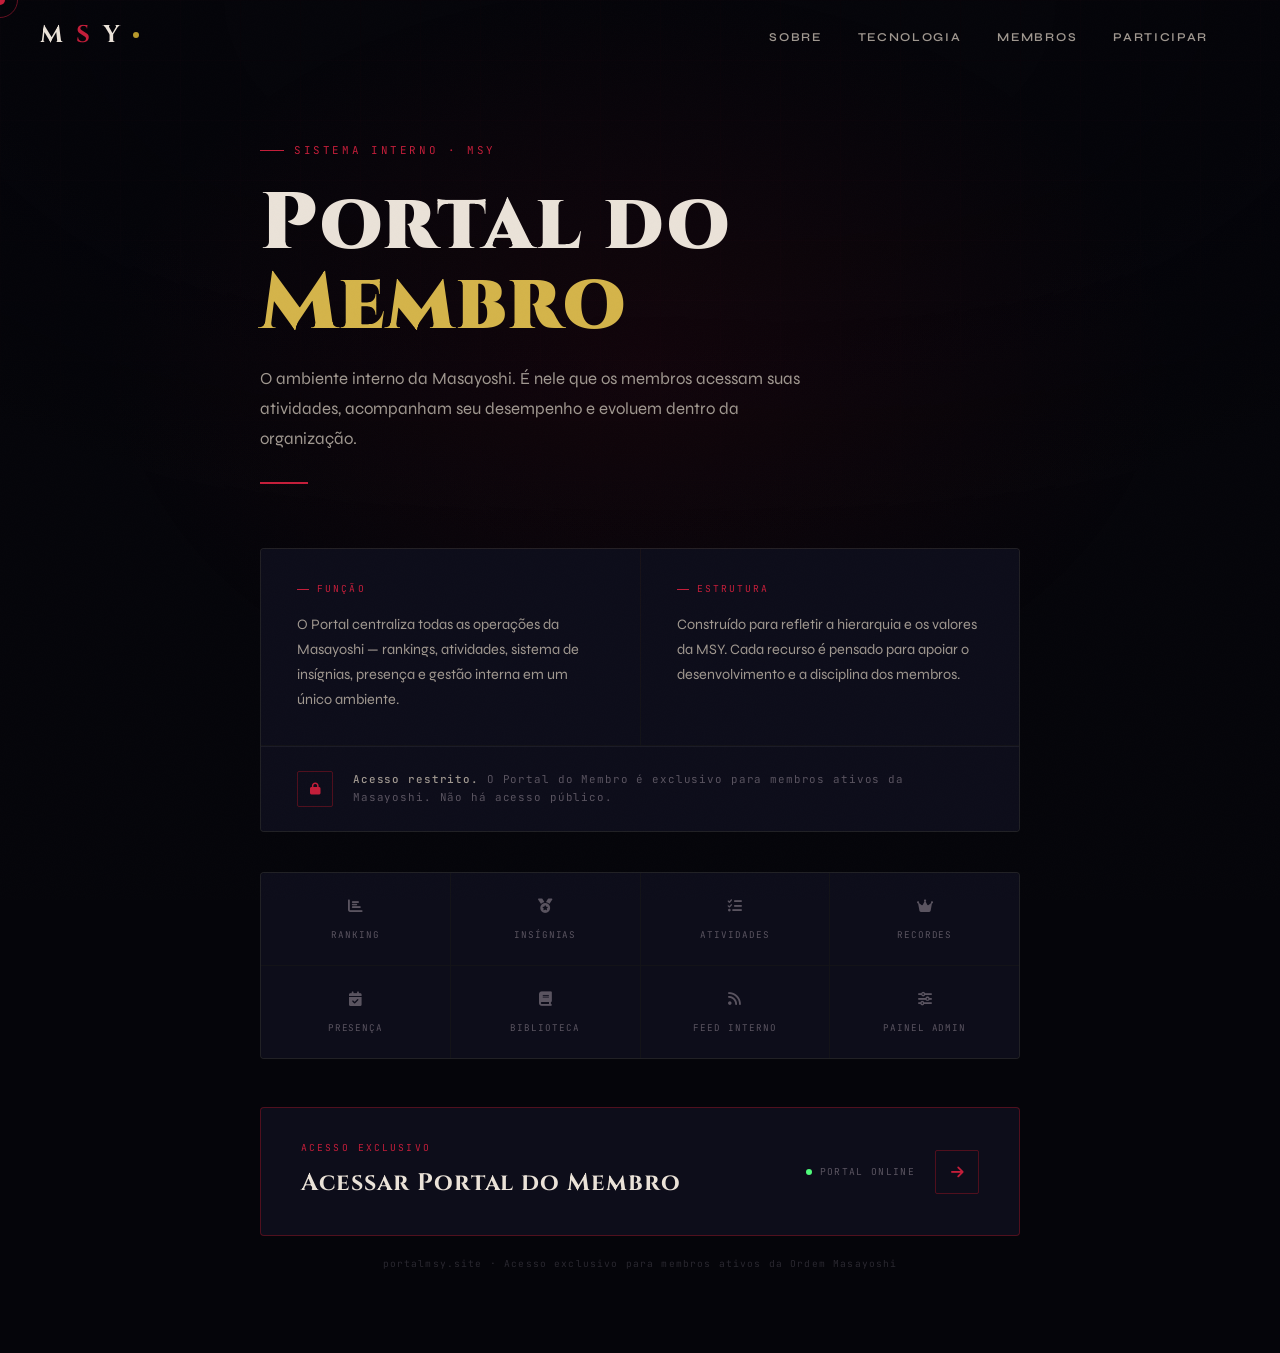
<file: pages/acesso.html>
<!DOCTYPE html>
<html lang="pt-br">
<head>
  <meta charset="UTF-8">
  <meta name="viewport" content="width=device-width, initial-scale=1.0">
  <title>Portal do Membro — MASAYOSHI</title>
  <link rel="shortcut icon" href="imagens/logo.jpg" type="image/x-icon">
  <link rel="stylesheet" href="../style.css">
  <link rel="stylesheet" href="https://cdnjs.cloudflare.com/ajax/libs/font-awesome/6.5.0/css/all.min.css">
  <style>
    .portal-wrap {
      min-height: 100vh;
      display: flex;
      align-items: center;
      justify-content: center;
      padding: calc(var(--nav-h) + 60px) 24px 80px;
      position: relative;
      z-index: 1;
    }

    .portal-inner {
      width: 100%;
      max-width: 760px;
    }

    .portal-header { margin-bottom: 64px; }

    .portal-eyebrow {
      display: inline-flex;
      align-items: center;
      gap: 10px;
      font-family: var(--font-mono);
      font-size: 0.68rem;
      letter-spacing: 0.24em;
      text-transform: uppercase;
      color: var(--ember);
      margin-bottom: 24px;
      opacity: 0;
      animation: fadeUp 0.8s 0.1s var(--ease-out) forwards;
    }

    .portal-eyebrow::before {
      content: '';
      width: 24px;
      height: 1px;
      background: var(--ember);
    }

    .portal-title {
      font-family: var(--font-display);
      font-size: clamp(2.8rem, 7vw, 5rem);
      font-weight: 900;
      letter-spacing: 0.02em;
      line-height: 1.0;
      color: var(--bone);
      margin-bottom: 20px;
      opacity: 0;
      animation: fadeUp 0.9s 0.2s var(--ease-out) forwards;
    }

    .portal-title .t-gold { color: var(--gold-lt); }

    .portal-subtitle {
      font-size: 1.05rem;
      color: var(--ash);
      line-height: 1.8;
      max-width: 560px;
      opacity: 0;
      animation: fadeUp 0.9s 0.3s var(--ease-out) forwards;
    }

    .portal-line {
      width: 48px;
      height: 2px;
      background: var(--ember);
      margin-top: 28px;
      opacity: 0;
      animation: fadeUp 0.9s 0.35s var(--ease-out) forwards;
    }

    .portal-blocks {
      display: grid;
      grid-template-columns: 1fr 1fr;
      gap: 1px;
      background: var(--border);
      border: 1px solid var(--border);
      border-radius: 4px;
      margin-bottom: 40px;
      overflow: hidden;
      opacity: 0;
      animation: fadeUp 0.9s 0.45s var(--ease-out) forwards;
    }

    .portal-block {
      background: var(--surface);
      padding: 32px 36px;
      transition: background 0.3s;
    }

    .portal-block:hover { background: var(--raised); }

    .portal-block-label {
      font-family: var(--font-mono);
      font-size: 0.6rem;
      letter-spacing: 0.22em;
      text-transform: uppercase;
      color: var(--ember);
      margin-bottom: 14px;
      display: flex;
      align-items: center;
      gap: 8px;
    }

    .portal-block-label::before {
      content: '';
      width: 12px;
      height: 1px;
      background: var(--ember);
    }

    .portal-block p {
      font-size: 0.9rem;
      color: var(--ash);
      line-height: 1.75;
    }

    .portal-block-restrict {
      grid-column: 1 / -1;
      border-top: 1px solid var(--border);
      display: flex;
      align-items: center;
      gap: 20px;
      padding: 24px 36px;
      background: var(--surface);
    }

    .restrict-icon {
      width: 36px;
      height: 36px;
      border: 1px solid var(--border-red);
      border-radius: 2px;
      display: flex;
      align-items: center;
      justify-content: center;
      color: var(--ember);
      font-size: 0.75rem;
      flex-shrink: 0;
    }

    .portal-block-restrict p {
      font-family: var(--font-mono);
      font-size: 0.68rem;
      letter-spacing: 0.08em;
      color: var(--mist);
      line-height: 1.6;
    }

    .portal-block-restrict p strong {
      color: var(--ash);
      font-weight: 500;
    }

    .portal-features {
      display: grid;
      grid-template-columns: repeat(4, 1fr);
      gap: 1px;
      background: var(--border);
      border: 1px solid var(--border);
      border-radius: 4px;
      margin-bottom: 48px;
      overflow: hidden;
      opacity: 0;
      animation: fadeUp 0.9s 0.55s var(--ease-out) forwards;
    }

    .portal-feat {
      background: var(--surface);
      padding: 22px 20px;
      text-align: center;
      transition: background 0.3s;
    }

    .portal-feat:hover { background: var(--raised); }

    .portal-feat-icon {
      font-size: 0.9rem;
      color: var(--mist);
      margin-bottom: 10px;
    }

    .portal-feat-name {
      font-family: var(--font-mono);
      font-size: 0.58rem;
      letter-spacing: 0.1em;
      text-transform: uppercase;
      color: var(--mist);
      line-height: 1.5;
    }

    .portal-cta-wrap {
      opacity: 0;
      animation: fadeUp 0.9s 0.65s var(--ease-out) forwards;
    }

    .portal-cta {
      display: flex;
      align-items: center;
      justify-content: space-between;
      gap: 24px;
      padding: 32px 40px;
      background: var(--surface);
      border: 1px solid var(--border-red);
      border-radius: 4px;
      text-decoration: none;
      position: relative;
      overflow: hidden;
      transition: border-color 0.3s, background 0.3s;
      cursor: none;
    }

    .portal-cta::before {
      content: '';
      position: absolute;
      inset: 0;
      background: radial-gradient(ellipse 80% 100% at 50% 50%, rgba(180, 20, 35, 0.06) 0%, transparent 70%);
      pointer-events: none;
      transition: opacity 0.4s;
      opacity: 0;
    }

    .portal-cta:hover { border-color: var(--ember); background: var(--raised); }
    .portal-cta:hover::before { opacity: 1; }
    .portal-cta:hover .cta-glow { opacity: 1; }
    .portal-cta:hover .cta-arrow {
      transform: translateX(6px);
      border-color: var(--ember);
      background: rgba(196, 30, 58, 0.1);
    }

    .cta-glow {
      position: absolute;
      inset: 0;
      box-shadow: inset 0 0 60px rgba(196, 30, 58, 0.08);
      pointer-events: none;
      opacity: 0;
      transition: opacity 0.4s;
    }

    .cta-left {
      display: flex;
      flex-direction: column;
      gap: 6px;
    }

    .cta-label {
      font-family: var(--font-mono);
      font-size: 0.6rem;
      letter-spacing: 0.22em;
      text-transform: uppercase;
      color: var(--ember);
    }

    .cta-text {
      font-family: var(--font-display);
      font-size: 1.5rem;
      font-weight: 700;
      letter-spacing: 0.04em;
      color: var(--bone);
    }

    .cta-right {
      display: flex;
      align-items: center;
      gap: 20px;
      flex-shrink: 0;
    }

    .cta-status {
      display: flex;
      align-items: center;
      gap: 8px;
      font-family: var(--font-mono);
      font-size: 0.6rem;
      letter-spacing: 0.14em;
      text-transform: uppercase;
      color: var(--mist);
    }

    .cta-dot {
      width: 6px;
      height: 6px;
      border-radius: 50%;
      background: #50fa7b;
      animation: dot-pulse 2s infinite;
    }

    @keyframes dot-pulse {
      0%, 100% { opacity: 1; }
      50% { opacity: 0.3; }
    }

    .cta-arrow {
      width: 44px;
      height: 44px;
      border: 1px solid var(--border-red);
      border-radius: 2px;
      display: flex;
      align-items: center;
      justify-content: center;
      color: var(--ember);
      font-size: 0.9rem;
      transition: transform 0.3s var(--ease-out), border-color 0.3s, background 0.3s;
    }

    .portal-note {
      margin-top: 20px;
      text-align: center;
      font-family: var(--font-mono);
      font-size: 0.6rem;
      letter-spacing: 0.12em;
      color: var(--ghost);
      opacity: 0;
      animation: fadeUp 0.9s 0.75s var(--ease-out) forwards;
    }

    @media (max-width: 640px) {
      .portal-blocks { grid-template-columns: 1fr; }
      .portal-features { grid-template-columns: repeat(2, 1fr); }
      .portal-cta { flex-direction: column; align-items: flex-start; gap: 24px; padding: 28px 24px; }
      .portal-title { font-size: clamp(2.2rem, 12vw, 3.5rem); }
    }
  </style>
</head>
<body>

  <div class="cursor"></div>
  <div class="cursor-ring"></div>

  <nav class="nav scrolled">
    <a href="../index.html" class="nav-logo">
      <span>M</span><span class="logo-accent">S</span><span>Y</span>
      <span class="logo-dot"></span>
    </a>
    <ul class="nav-links">
      <li><a href="sobre.html">Sobre</a></li>
      <li><a href="tecnologia.html">Tecnologia</a></li>
      <li><a href="membros.html">Membros</a></li>
      <li><a href="participar.html">Participar</a></li>
    </ul>
    <button class="nav-burger"><span></span><span></span><span></span></button>
  </nav>

  <div class="nav-mobile">
    <a href="sobre.html">Sobre</a>
    <a href="tecnologia.html">Tecnologia</a>
    <a href="membros.html">Membros</a>
    <a href="participar.html">Participar</a>
    <a href="../index.html" style="color:var(--ember)">← Início</a>
  </div>

  <!-- GRID BACKGROUND -->
  <div style="position:fixed; inset:0; z-index:0; pointer-events:none;">
    <div class="grid-bg" style="opacity:0.4;"></div>
    <div style="position:absolute; inset:0; background: radial-gradient(ellipse 60% 60% at 50% 40%, rgba(139,15,30,0.1) 0%, transparent 70%);"></div>
  </div>

  <!-- PORTAL PAGE -->
  <div class="portal-wrap">
    <div class="portal-inner">

      <!-- HEADER -->
      <div class="portal-header">
        <div class="portal-eyebrow">Sistema Interno · MSY</div>
        <h1 class="portal-title">Portal do<br><span class="t-gold">Membro</span></h1>
        <p class="portal-subtitle">O ambiente interno da Masayoshi. É nele que os membros acessam suas atividades, acompanham seu desempenho e evoluem dentro da organização.</p>
        <div class="portal-line"></div>
      </div>

      <!-- INFO BLOCKS -->
      <div class="portal-blocks">
        <div class="portal-block">
          <div class="portal-block-label">Função</div>
          <p>O Portal centraliza todas as operações da Masayoshi — rankings, atividades, sistema de insígnias, presença e gestão interna em um único ambiente.</p>
        </div>
        <div class="portal-block">
          <div class="portal-block-label">Estrutura</div>
          <p>Construído para refletir a hierarquia e os valores da MSY. Cada recurso é pensado para apoiar o desenvolvimento e a disciplina dos membros.</p>
        </div>
        <div class="portal-block-restrict">
          <div class="restrict-icon"><i class="fas fa-lock"></i></div>
          <p><strong>Acesso restrito.</strong> O Portal do Membro é exclusivo para membros ativos da Masayoshi. Não há acesso público.</p>
        </div>
      </div>

      <!-- FEATURES -->
      <div class="portal-features">
        <div class="portal-feat">
          <div class="portal-feat-icon"><i class="fas fa-chart-bar"></i></div>
          <div class="portal-feat-name">Ranking</div>
        </div>
        <div class="portal-feat">
          <div class="portal-feat-icon"><i class="fas fa-medal"></i></div>
          <div class="portal-feat-name">Insígnias</div>
        </div>
        <div class="portal-feat">
          <div class="portal-feat-icon"><i class="fas fa-tasks"></i></div>
          <div class="portal-feat-name">Atividades</div>
        </div>
        <div class="portal-feat">
          <div class="portal-feat-icon"><i class="fas fa-crown"></i></div>
          <div class="portal-feat-name">Recordes</div>
        </div>
        <div class="portal-feat">
          <div class="portal-feat-icon"><i class="fas fa-calendar-check"></i></div>
          <div class="portal-feat-name">Presença</div>
        </div>
        <div class="portal-feat">
          <div class="portal-feat-icon"><i class="fas fa-book"></i></div>
          <div class="portal-feat-name">Biblioteca</div>
        </div>
        <div class="portal-feat">
          <div class="portal-feat-icon"><i class="fas fa-rss"></i></div>
          <div class="portal-feat-name">Feed Interno</div>
        </div>
        <div class="portal-feat">
          <div class="portal-feat-icon"><i class="fas fa-sliders-h"></i></div>
          <div class="portal-feat-name">Painel Admin</div>
        </div>
      </div>

      <!-- CTA -->
      <div class="portal-cta-wrap">
        <a href="https://portalmsy.site/login.html" target="_blank" class="portal-cta">
          <div class="cta-glow"></div>
          <div class="cta-left">
            <span class="cta-label">Acesso Exclusivo</span>
            <span class="cta-text">Acessar Portal do Membro</span>
          </div>
          <div class="cta-right">
            <div class="cta-status">
              <span class="cta-dot"></span>
              Portal Online
            </div>
            <div class="cta-arrow">
              <i class="fas fa-arrow-right"></i>
            </div>
          </div>
        </a>
        <p class="portal-note">portalmsy.site · Acesso exclusivo para membros ativos da Ordem Masayoshi</p>
      </div>

    </div>
  </div>

  <script src="../script.js"></script>
</body>
</html>
</file>
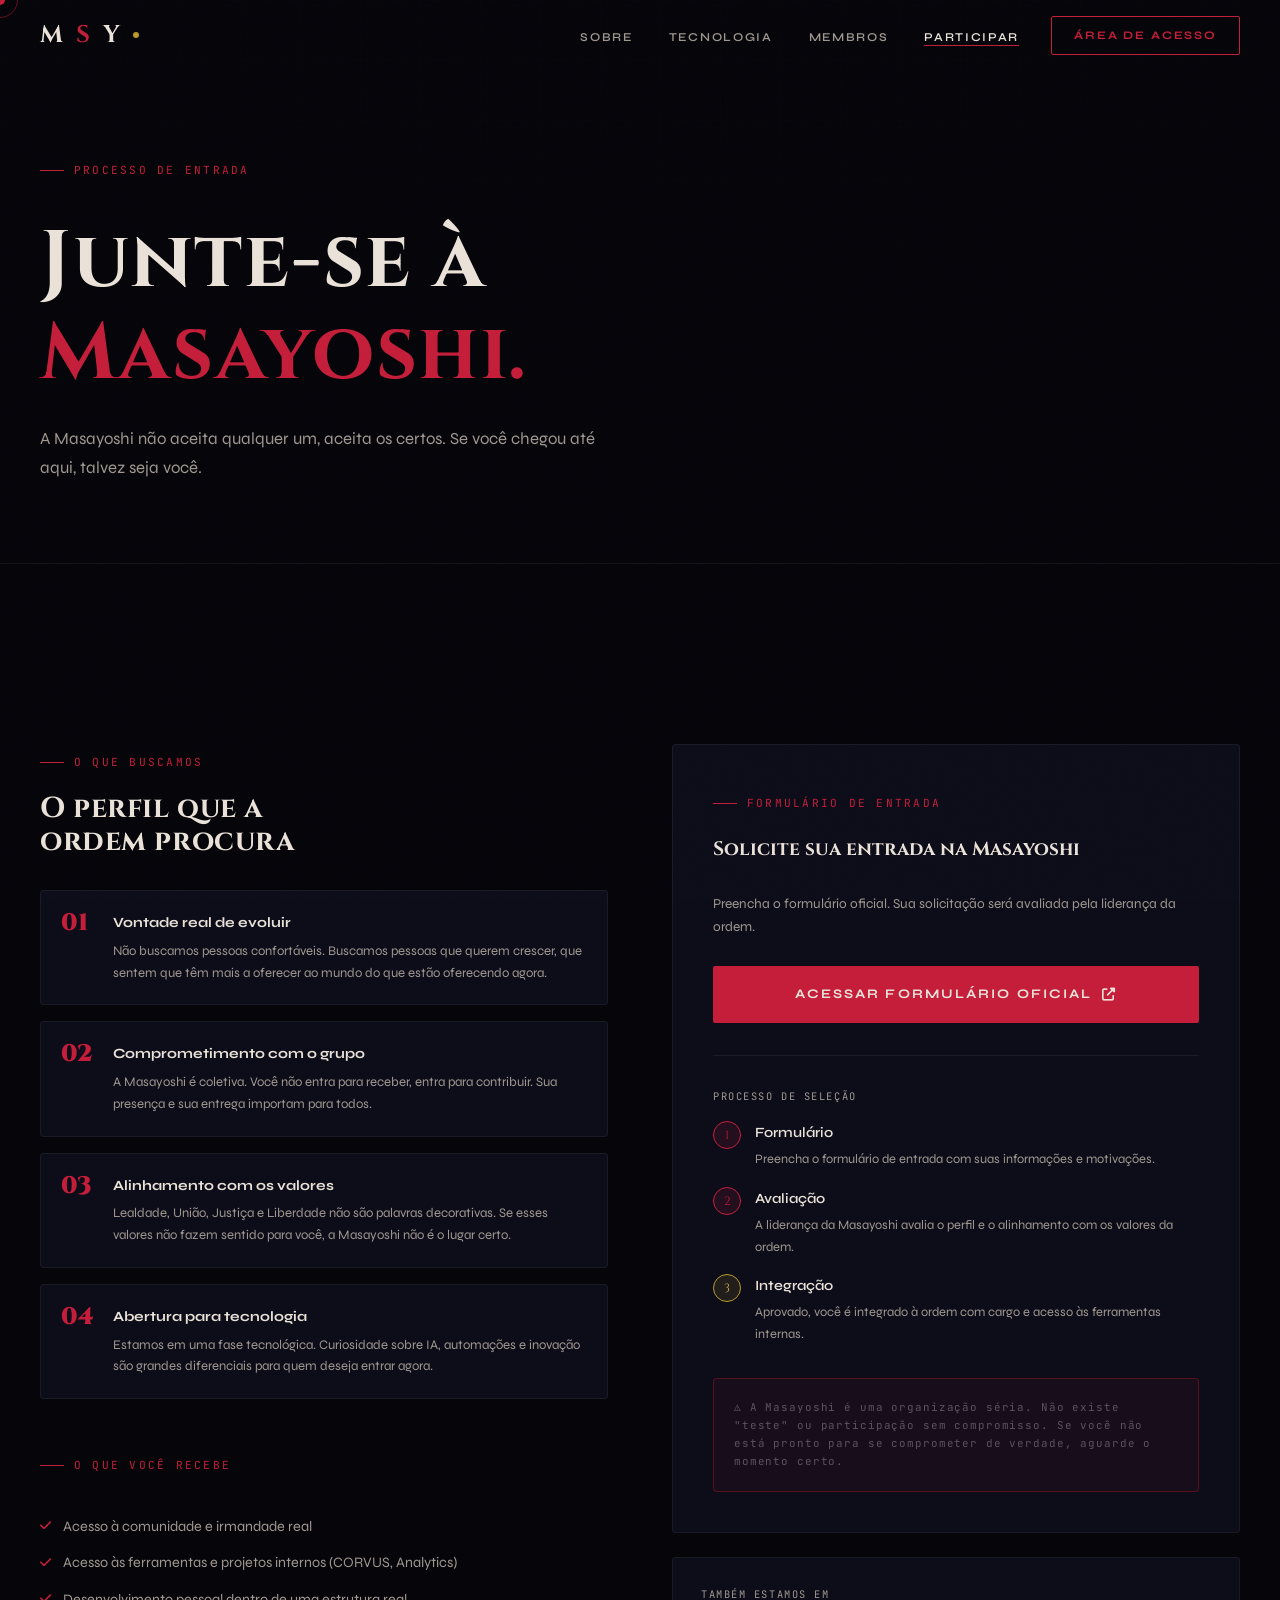
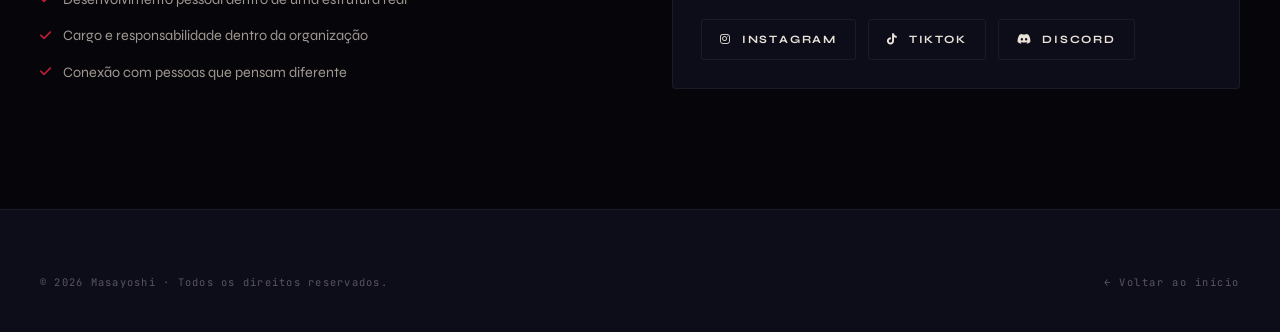
<file: pages/participar.html>
<!DOCTYPE html>
<html lang="pt-br">
<head>
  <meta charset="UTF-8">
  <meta name="viewport" content="width=device-width, initial-scale=1.0">
  <title>Participar — MASAYOSHI</title>
  <link rel="shortcut icon" href="imagens/logo.jpg" type="image/x-icon">
  <link rel="stylesheet" href="../style.css">
  <link rel="stylesheet" href="https://cdnjs.cloudflare.com/ajax/libs/font-awesome/6.5.0/css/all.min.css">
</head>
<body>

  <div class="cursor"></div>
  <div class="cursor-ring"></div>

  <nav class="nav">
    <a href="../index.html" class="nav-logo">
      <span>M</span><span class="logo-accent">S</span><span>Y</span>
      <span class="logo-dot"></span>
    </a>
    <ul class="nav-links">
      <li><a href="sobre.html">Sobre</a></li>
      <li><a href="tecnologia.html">Tecnologia</a></li>
      <li><a href="membros.html">Membros</a></li>
      <li><a href="participar.html" class="active">Participar</a></li>
    </ul>
    <a href="acesso.html" class="nav-cta">Área de Acesso</a>
    <button class="nav-burger"><span></span><span></span><span></span></button>
  </nav>

  <div class="nav-mobile">
    <a href="sobre.html">Sobre</a>
    <a href="tecnologia.html">Tecnologia</a>
    <a href="membros.html">Membros</a>
    <a href="participar.html">Participar</a>
    <a href="acesso.html" style="color:var(--ember)">Área de Acesso</a>
  </div>

  <!-- PAGE HERO -->
  <div class="page-hero">
    <div class="grid-bg"></div>
    <div class="page-hero-inner">
      <div class="eyebrow">Processo de Entrada</div>
      <h1 class="section-title display-title" style="font-size: clamp(2.5rem, 7vw, 5rem); margin-top: 16px;">
        Junte-se à<br>
        <span style="color:var(--ember)">Masayoshi.</span>
      </h1>
      <p class="section-sub" style="margin-top: 24px;">
        A Masayoshi não aceita qualquer um, aceita os certos. Se você chegou até aqui, talvez seja você.
      </p>
    </div>
  </div>

  <!-- MAIN CONTENT -->
  <section style="background: var(--void);">
    <div class="inner">
      <div class="join-grid">

        <!-- LEFT: WHAT WE LOOK FOR -->
        <div>
          <div class="eyebrow" data-reveal>O que buscamos</div>
          <h2 class="section-title" data-reveal data-reveal-delay="1" style="font-size:1.8rem; margin-bottom: 32px;">
            O perfil que a<br>ordem procura
          </h2>

          <div class="join-requirements" data-reveal data-reveal-delay="2">
            <div class="req-item">
              <div class="req-num">01</div>
              <div class="req-text">
                <h4>Vontade real de evoluir</h4>
                <p>Não buscamos pessoas confortáveis. Buscamos pessoas que querem crescer, que sentem que têm mais a oferecer ao mundo do que estão oferecendo agora.</p>
              </div>
            </div>
            <div class="req-item">
              <div class="req-num">02</div>
              <div class="req-text">
                <h4>Comprometimento com o grupo</h4>
                <p>A Masayoshi é coletiva. Você não entra para receber, entra para contribuir. Sua presença e sua entrega importam para todos.</p>
              </div>
            </div>
            <div class="req-item">
              <div class="req-num">03</div>
              <div class="req-text">
                <h4>Alinhamento com os valores</h4>
                <p>Lealdade, União, Justiça e Liberdade não são palavras decorativas. Se esses valores não fazem sentido para você, a Masayoshi não é o lugar certo.</p>
              </div>
            </div>
            <div class="req-item">
              <div class="req-num">04</div>
              <div class="req-text">
                <h4>Abertura para tecnologia</h4>
                <p>Estamos em uma fase tecnológica. Curiosidade sobre IA, automações e inovação são grandes diferenciais para quem deseja entrar agora.</p>
              </div>
            </div>
          </div>

          <!-- WHAT YOU GET -->
          <div style="margin-top: 48px;" data-reveal>
            <div class="eyebrow">O que você recebe</div>
            <div style="display:flex; flex-direction:column; gap:12px; margin-top:20px;">
              <div style="display:flex; align-items:center; gap:12px; font-size:0.9rem; color:var(--ash);">
                <span style="color:var(--ember); font-size:0.8rem;"><i class="fas fa-check"></i></span>
                Acesso à comunidade e irmandade real
              </div>
              <div style="display:flex; align-items:center; gap:12px; font-size:0.9rem; color:var(--ash);">
                <span style="color:var(--ember); font-size:0.8rem;"><i class="fas fa-check"></i></span>
                Acesso às ferramentas e projetos internos (CORVUS, Analytics)
              </div>
              <div style="display:flex; align-items:center; gap:12px; font-size:0.9rem; color:var(--ash);">
                <span style="color:var(--ember); font-size:0.8rem;"><i class="fas fa-check"></i></span>
                Desenvolvimento pessoal dentro de uma estrutura real
              </div>
              <div style="display:flex; align-items:center; gap:12px; font-size:0.9rem; color:var(--ash);">
                <span style="color:var(--ember); font-size:0.8rem;"><i class="fas fa-check"></i></span>
                Cargo e responsabilidade dentro da organização
              </div>
              <div style="display:flex; align-items:center; gap:12px; font-size:0.9rem; color:var(--ash);">
                <span style="color:var(--ember); font-size:0.8rem;"><i class="fas fa-check"></i></span>
                Conexão com pessoas que pensam diferente
              </div>
            </div>
          </div>
        </div>

        <!-- RIGHT: FORM -->
        <div data-reveal data-reveal-delay="2">
          <div class="join-form-wrap">
            <div class="eyebrow" style="margin-bottom: 20px;">Formulário de Entrada</div>
            <h3>Solicite sua entrada na Masayoshi</h3>
            <p style="font-size:0.85rem; color:var(--ash); margin-bottom:28px; line-height:1.65;">
              Preencha o formulário oficial. Sua solicitação será avaliada pela liderança da ordem.
            </p>

            <a href="https://forms.gle/M7cjerQhrXj3yjta7" target="_blank" class="btn btn-primary" style="width:100%; justify-content:center; font-size:0.82rem; padding:16px;">
              Acessar Formulário Oficial <i class="fas fa-external-link-alt"></i>
            </a>

            <div style="margin-top: 32px; padding-top: 32px; border-top: 1px solid var(--border);">
              <div style="font-family:var(--font-mono); font-size:0.65rem; letter-spacing:0.15em; color:var(--ash); margin-bottom:16px; text-transform:uppercase;">Processo de Seleção</div>

              <div style="display:flex; flex-direction:column; gap:16px;">
                <div style="display:flex; gap:14px; align-items:flex-start;">
                  <div style="width:28px; height:28px; border-radius:50%; background:rgba(196,30,58,0.12); border:1px solid var(--ember); display:flex; align-items:center; justify-content:center; font-family:var(--font-display); font-size:0.75rem; color:var(--ember); flex-shrink:0;">1</div>
                  <div>
                    <div style="font-weight:600; font-size:0.88rem; color:var(--bone); margin-bottom:4px;">Formulário</div>
                    <div style="font-size:0.8rem; color:var(--ash);">Preencha o formulário de entrada com suas informações e motivações.</div>
                  </div>
                </div>
                <div style="display:flex; gap:14px; align-items:flex-start;">
                  <div style="width:28px; height:28px; border-radius:50%; background:rgba(196,30,58,0.12); border:1px solid var(--ember); display:flex; align-items:center; justify-content:center; font-family:var(--font-display); font-size:0.75rem; color:var(--ember); flex-shrink:0;">2</div>
                  <div>
                    <div style="font-weight:600; font-size:0.88rem; color:var(--bone); margin-bottom:4px;">Avaliação</div>
                    <div style="font-size:0.8rem; color:var(--ash);">A liderança da Masayoshi avalia o perfil e o alinhamento com os valores da ordem.</div>
                  </div>
                </div>
                <div style="display:flex; gap:14px; align-items:flex-start;">
                  <div style="width:28px; height:28px; border-radius:50%; background:rgba(184,154,44,0.12); border:1px solid var(--gold); display:flex; align-items:center; justify-content:center; font-family:var(--font-display); font-size:0.75rem; color:var(--gold-lt); flex-shrink:0;">3</div>
                  <div>
                    <div style="font-weight:600; font-size:0.88rem; color:var(--bone); margin-bottom:4px;">Integração</div>
                    <div style="font-size:0.8rem; color:var(--ash);">Aprovado, você é integrado à ordem com cargo e acesso às ferramentas internas.</div>
                  </div>
                </div>
              </div>
            </div>

            <div style="margin-top: 32px; padding: 20px; background: rgba(196,30,58,0.06); border: 1px solid var(--border-red); border-radius:4px;">
              <p style="font-family:var(--font-mono); font-size:0.68rem; letter-spacing:0.08em; color:var(--mist); line-height:1.65;">
                ⚠ A Masayoshi é uma organização séria. Não existe "teste" ou participação sem compromisso. Se você não está pronto para se comprometer de verdade, aguarde o momento certo.
              </p>
            </div>
          </div>

          <!-- SOCIAL CONTACT -->
          <div style="margin-top: 24px; background: var(--surface); border: 1px solid var(--border); border-radius:4px; padding:28px;">
            <div style="font-family:var(--font-mono); font-size:0.65rem; letter-spacing:0.15em; color:var(--ash); margin-bottom:16px; text-transform:uppercase;">Também estamos em</div>
            <div style="display:flex; gap:12px; flex-wrap:wrap;">
              <a href="https://www.instagram.com/masayoshi.ofc/" target="_blank" class="btn btn-outline" style="font-size:0.7rem; padding:10px 18px;">
                <i class="fab fa-instagram"></i> Instagram
              </a>
              <a href="https://www.tiktok.com/@masayoshi.msy" target="_blank" class="btn btn-outline" style="font-size:0.7rem; padding:10px 18px;">
                <i class="fab fa-tiktok"></i> TikTok
              </a>
              <a href="https://discord.gg/c46YvmPt" target="_blank" class="btn btn-outline" style="font-size:0.7rem; padding:10px 18px;">
                <i class="fab fa-discord"></i> Discord
              </a>
            </div>
          </div>
        </div>

      </div>
    </div>
  </section>

  <footer>
    <div class="footer-inner">
      <div class="footer-bottom" style="padding-top:0; border-top:none;">
        <span class="footer-copy">© 2026 Masayoshi · Todos os direitos reservados.</span>
        <a href="../index.html" style="font-family:var(--font-mono); font-size:0.65rem; letter-spacing:0.15em; color:var(--mist);">← Voltar ao início</a>
      </div>
    </div>
  </footer>

  <script src="../script.js"></script>
</body>
</html>
</file>
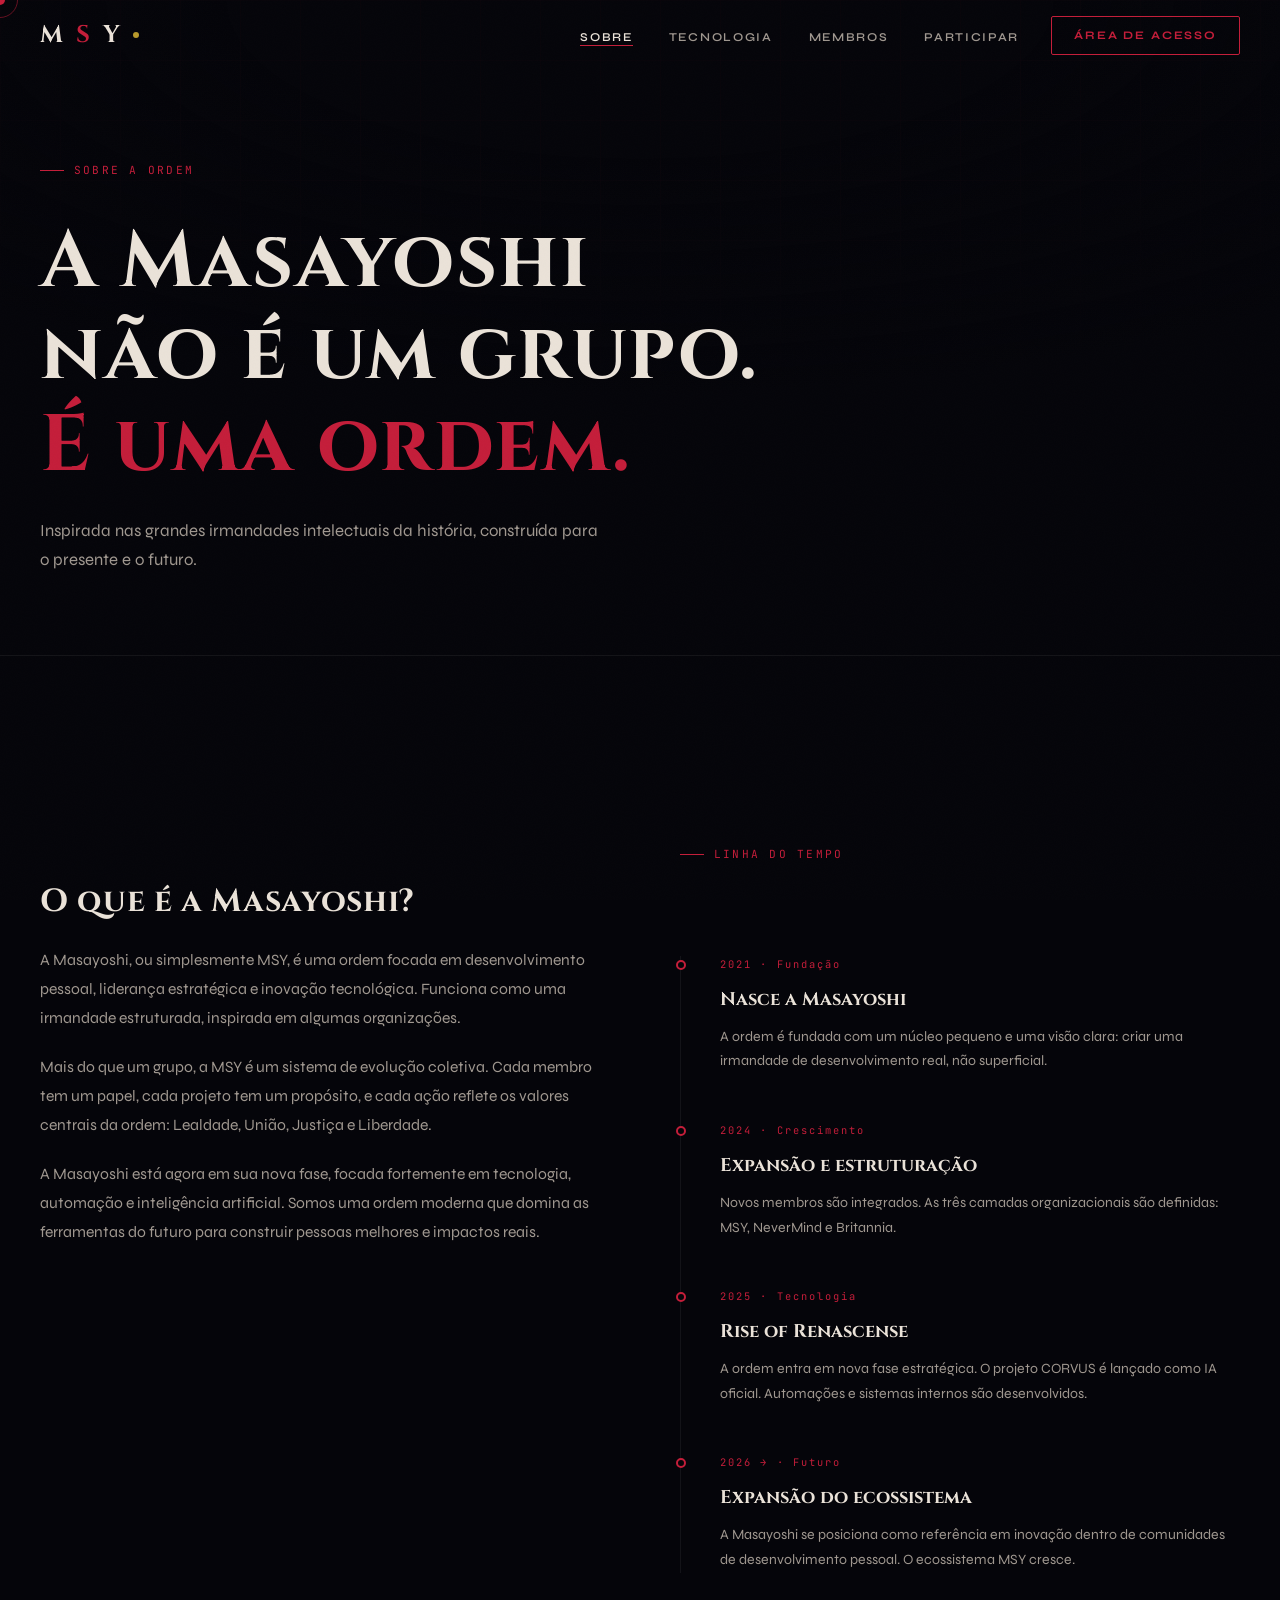
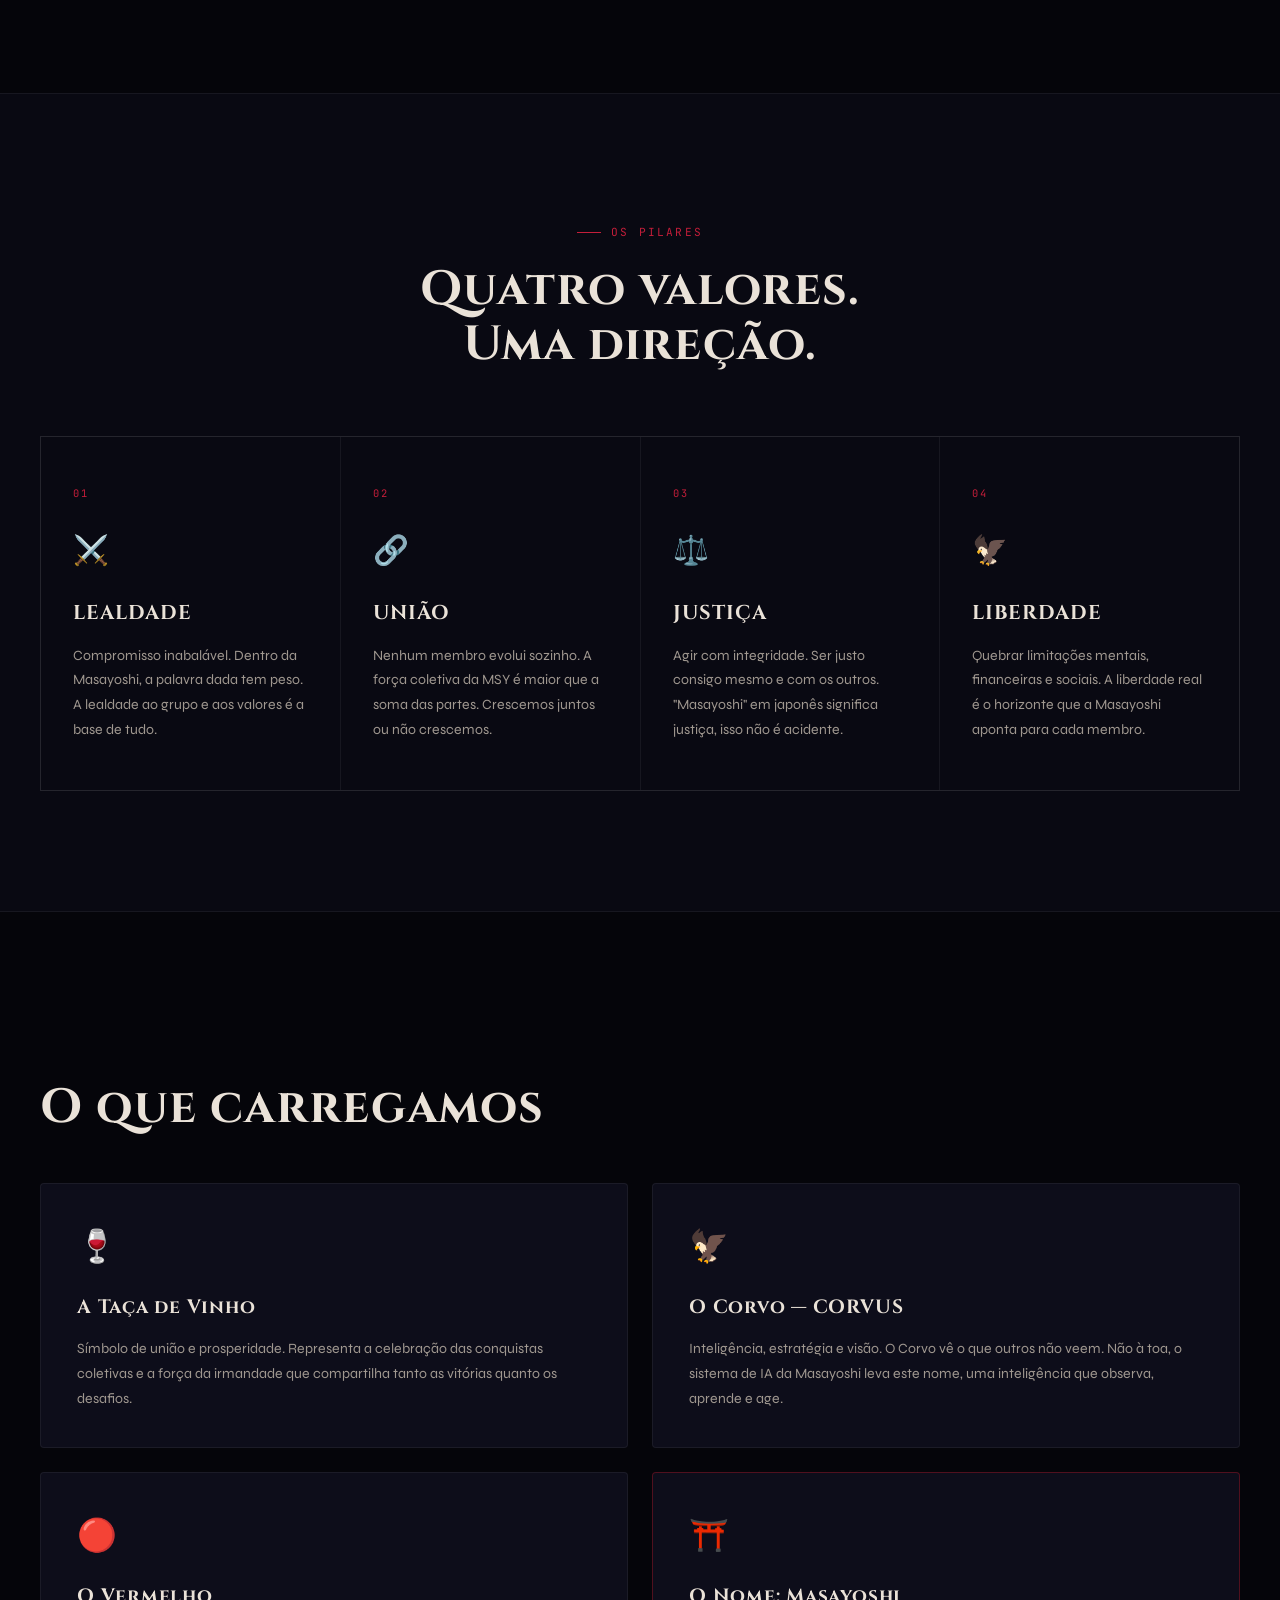
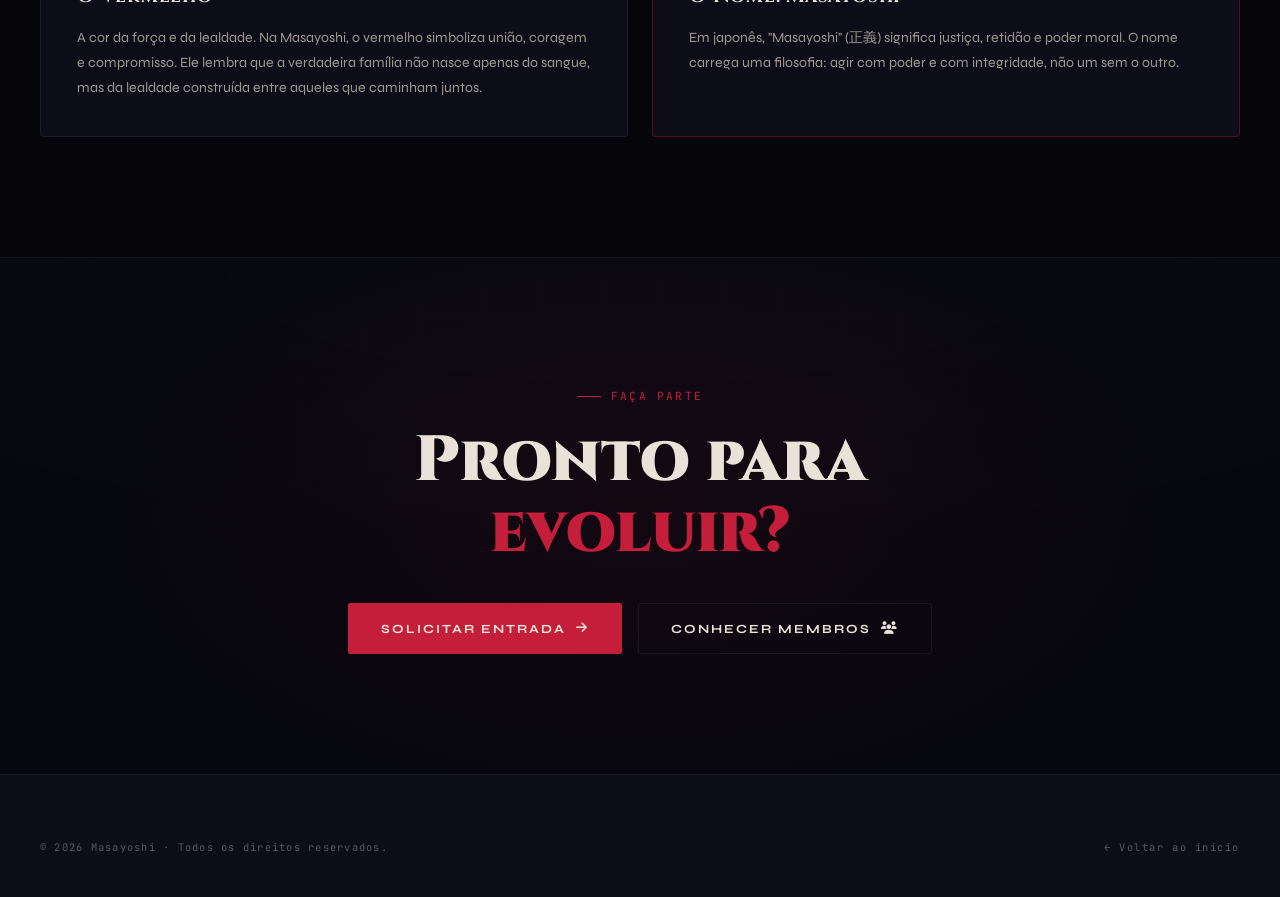
<file: pages/sobre.html>
<!DOCTYPE html>
<html lang="pt-br">
<head>
  <meta charset="UTF-8">
  <meta name="viewport" content="width=device-width, initial-scale=1.0">
  <title>Sobre a Ordem — MASAYOSHI</title>
  <link rel="shortcut icon" href="imagens/logo.jpg" type="image/x-icon">
  <link rel="stylesheet" href="../style.css">
  <link rel="stylesheet" href="https://cdnjs.cloudflare.com/ajax/libs/font-awesome/6.5.0/css/all.min.css">
</head>
<body>

  <div class="cursor"></div>
  <div class="cursor-ring"></div>

  <nav class="nav">
    <a href="../index.html" class="nav-logo">
      <span>M</span><span class="logo-accent">S</span><span>Y</span>
      <span class="logo-dot"></span>
    </a>
    <ul class="nav-links">
      <li><a href="sobre.html" class="active">Sobre</a></li>
      <li><a href="tecnologia.html">Tecnologia</a></li>
      <li><a href="membros.html">Membros</a></li>
      <li><a href="participar.html">Participar</a></li>
    </ul>
    <a href="acesso.html" class="nav-cta">Área de Acesso</a>
    <button class="nav-burger"><span></span><span></span><span></span></button>
  </nav>

  <div class="nav-mobile">
    <a href="sobre.html">Sobre</a>
    <a href="tecnologia.html">Tecnologia</a>
    <a href="membros.html">Membros</a>
    <a href="participar.html">Participar</a>
    <a href="acesso.html" style="color:var(--ember)">Área de Acesso</a>
  </div>

  <!-- PAGE HERO -->
  <div class="page-hero">
    <div class="grid-bg"></div>
    <div class="page-hero-inner">
      <div class="eyebrow">Sobre a Ordem</div>
      <h1 class="section-title display-title" style="font-size: clamp(2.5rem, 7vw, 5rem); margin-top: 16px;">
        A Masayoshi<br>não é um grupo.<br>
        <span style="color:var(--ember)">É uma ordem.</span>
      </h1>
      <p class="section-sub" style="margin-top: 24px;">
        Inspirada nas grandes irmandades intelectuais da história, construída para o presente e o futuro.
      </p>
    </div>
  </div>

  <!-- MAIN CONTENT -->
  <section style="background: var(--void);">
    <div class="inner">
      <div style="display:grid; grid-template-columns: 1fr 1fr; gap: 80px; align-items:start;" class="about-grid">
        <div>
          <div class="eyebrow" data-reveal>Definição</div>
          <h2 class="section-title" data-reveal data-reveal-delay="1" style="font-size: 2rem; margin-bottom: 24px;">
            O que é a Masayoshi?
          </h2>
          <p style="color:var(--ash); margin-bottom:20px; font-size:0.98rem; line-height:1.85;" data-reveal data-reveal-delay="2">
            A Masayoshi, ou simplesmente MSY, é uma ordem focada em desenvolvimento pessoal, liderança estratégica e inovação tecnológica. Funciona como uma irmandade estruturada, inspirada em algumas organizações.
          </p>
          <p style="color:var(--ash); margin-bottom:20px; font-size:0.98rem; line-height:1.85;" data-reveal data-reveal-delay="3">
            Mais do que um grupo, a MSY é um sistema de evolução coletiva. Cada membro tem um papel, cada projeto tem um propósito, e cada ação reflete os valores centrais da ordem: Lealdade, União, Justiça e Liberdade.
          </p>
          <p style="color:var(--ash); font-size:0.98rem; line-height:1.85;" data-reveal data-reveal-delay="4">
            A Masayoshi está agora em sua nova fase, focada fortemente em tecnologia, automação e inteligência artificial. Somos uma ordem moderna que domina as ferramentas do futuro para construir pessoas melhores e impactos reais.
          </p>
        </div>

        <div data-reveal data-reveal-delay="2">
          <!-- ORIGIN TIMELINE -->
          <div class="eyebrow" style="margin-bottom: 32px;">Linha do Tempo</div>
          <div class="timeline">
            <div class="timeline-item">
              <div class="t-year">2021 · Fundação</div>
              <div class="t-event-title">Nasce a Masayoshi</div>
              <div class="t-event-desc">A ordem é fundada com um núcleo pequeno e uma visão clara: criar uma irmandade de desenvolvimento real, não superficial.</div>
            </div>
            <div class="timeline-item">
              <div class="t-year">2024 · Crescimento</div>
              <div class="t-event-title">Expansão e estruturação</div>
              <div class="t-event-desc">Novos membros são integrados. As três camadas organizacionais são definidas: MSY, NeverMind e Britannia.</div>
            </div>
            <div class="timeline-item">
              <div class="t-year">2025 · Tecnologia</div>
              <div class="t-event-title">Rise of Renascense</div>
              <div class="t-event-desc">A ordem entra em nova fase estratégica. O projeto CORVUS é lançado como IA oficial. Automações e sistemas internos são desenvolvidos.</div>
            </div>
            <div class="timeline-item">
              <div class="t-year">2026 → · Futuro</div>
              <div class="t-event-title">Expansão do ecossistema</div>
              <div class="t-event-desc">A Masayoshi se posiciona como referência em inovação dentro de comunidades de desenvolvimento pessoal. O ecossistema MSY cresce.</div>
            </div>
          </div>
        </div>
      </div>
    </div>
  </section>

  <!-- VALORES -->
  <section class="values-section">
    <div class="inner">
      <div class="values-header" data-reveal>
        <div class="eyebrow">Os Pilares</div>
        <h2 class="section-title">Quatro valores.<br>Uma direção.</h2>
      </div>

      <div class="values-grid">
        <div class="value-card" data-reveal>
          <div class="value-num">01</div>
          <div class="value-icon">⚔️</div>
          <div class="value-title">Lealdade</div>
          <div class="value-desc">Compromisso inabalável. Dentro da Masayoshi, a palavra dada tem peso. A lealdade ao grupo e aos valores é a base de tudo.</div>
        </div>
        <div class="value-card" data-reveal data-reveal-delay="1">
          <div class="value-num">02</div>
          <div class="value-icon">🔗</div>
          <div class="value-title">União</div>
          <div class="value-desc">Nenhum membro evolui sozinho. A força coletiva da MSY é maior que a soma das partes. Crescemos juntos ou não crescemos.</div>
        </div>
        <div class="value-card" data-reveal data-reveal-delay="2">
          <div class="value-num">03</div>
          <div class="value-icon">⚖️</div>
          <div class="value-title">Justiça</div>
          <div class="value-desc">Agir com integridade. Ser justo consigo mesmo e com os outros. "Masayoshi" em japonês significa justiça, isso não é acidente.</div>
        </div>
        <div class="value-card" data-reveal data-reveal-delay="3">
          <div class="value-num">04</div>
          <div class="value-icon">🦅</div>
          <div class="value-title">Liberdade</div>
          <div class="value-desc">Quebrar limitações mentais, financeiras e sociais. A liberdade real é o horizonte que a Masayoshi aponta para cada membro.</div>
        </div>
      </div>
    </div>
  </section>

  <!-- SYMBOLISM -->
  <section style="background: var(--void);">
    <div class="inner">
      <div class="eyebrow" data-reveal>Simbolismo</div>
      <h2 class="section-title" data-reveal data-reveal-delay="1">O que carregamos</h2>

      <div style="display:grid; grid-template-columns: repeat(2, 1fr); gap: 24px; margin-top: 48px;" data-reveal data-reveal-delay="2">
        <div style="background: var(--surface); border: 1px solid var(--border); border-radius:4px; padding:36px;">
          <div style="font-size:2rem; margin-bottom:16px;">🍷</div>
          <h3 style="font-family: var(--font-display); font-size:1.2rem; font-weight:700; color:var(--bone); margin-bottom:14px; letter-spacing:0.04em;">A Taça de Vinho</h3>
          <p style="font-size:0.88rem; color:var(--ash); line-height:1.75;">Símbolo de união e prosperidade. Representa a celebração das conquistas coletivas e a força da irmandade que compartilha tanto as vitórias quanto os desafios.</p>
        </div>
        <div style="background: var(--surface); border: 1px solid var(--border); border-radius:4px; padding:36px;">
          <div style="font-size:2rem; margin-bottom:16px;">🦅</div>
          <h3 style="font-family: var(--font-display); font-size:1.2rem; font-weight:700; color:var(--bone); margin-bottom:14px; letter-spacing:0.04em;">O Corvo — CORVUS</h3>
          <p style="font-size:0.88rem; color:var(--ash); line-height:1.75;">Inteligência, estratégia e visão. O Corvo vê o que outros não veem. Não à toa, o sistema de IA da Masayoshi leva este nome, uma inteligência que observa, aprende e age.</p>
        </div>
        <div style="background: var(--surface); border: 1px solid var(--border); border-radius:4px; padding:36px;">
          <div style="font-size:2rem; margin-bottom:16px;">🔴</div>
          <h3 style="font-family: var(--font-display); font-size:1.2rem; font-weight:700; color:var(--bone); margin-bottom:14px; letter-spacing:0.04em;">O Vermelho</h3>
          <p style="font-size:0.88rem; color:var(--ash); line-height:1.75;">A cor da força e da lealdade. Na Masayoshi, o vermelho simboliza união, coragem e compromisso. Ele lembra que a verdadeira família não nasce apenas do sangue, mas da lealdade construída entre aqueles que caminham juntos.</p>
        </div>
        <div style="background: var(--surface); border: 1px solid var(--border-red); border-radius:4px; padding:36px;">
          <div style="font-size:2rem; margin-bottom:16px;">⛩️</div>
          <h3 style="font-family: var(--font-display); font-size:1.2rem; font-weight:700; color:var(--bone); margin-bottom:14px; letter-spacing:0.04em;">O Nome: Masayoshi</h3>
          <p style="font-size:0.88rem; color:var(--ash); line-height:1.75;">Em japonês, "Masayoshi" (正義) significa justiça, retidão e poder moral. O nome carrega uma filosofia: agir com poder e com integridade, não um sem o outro.</p>
        </div>
      </div>
    </div>
  </section>

  <!-- CTA -->
  <section class="cta-section" style="background: var(--deep); border-top: 1px solid var(--border);">
    <div class="grid-bg" style="opacity:0.3;"></div>
    <div class="inner">
      <div class="cta-inner" data-reveal>
        <div class="eyebrow" style="justify-content:center;">Faça parte</div>
        <h2 class="cta-big">Pronto para<br><span>evoluir?</span></h2>
        <div class="cta-actions">
          <a href="participar.html" class="btn btn-primary">Solicitar Entrada <i class="fas fa-arrow-right"></i></a>
          <a href="membros.html" class="btn btn-outline">Conhecer Membros <i class="fas fa-users"></i></a>
        </div>
      </div>
    </div>
  </section>

  <footer>
    <div class="footer-inner">
      <div class="footer-bottom" style="padding-top:0; border-top:none;">
        <span class="footer-copy">© 2026 Masayoshi · Todos os direitos reservados.</span>
        <a href="../index.html" style="font-family:var(--font-mono); font-size:0.65rem; letter-spacing:0.15em; color:var(--mist);">← Voltar ao início</a>
      </div>
    </div>
  </footer>

  <script src="../script.js"></script>
</body>
</html>
</file>
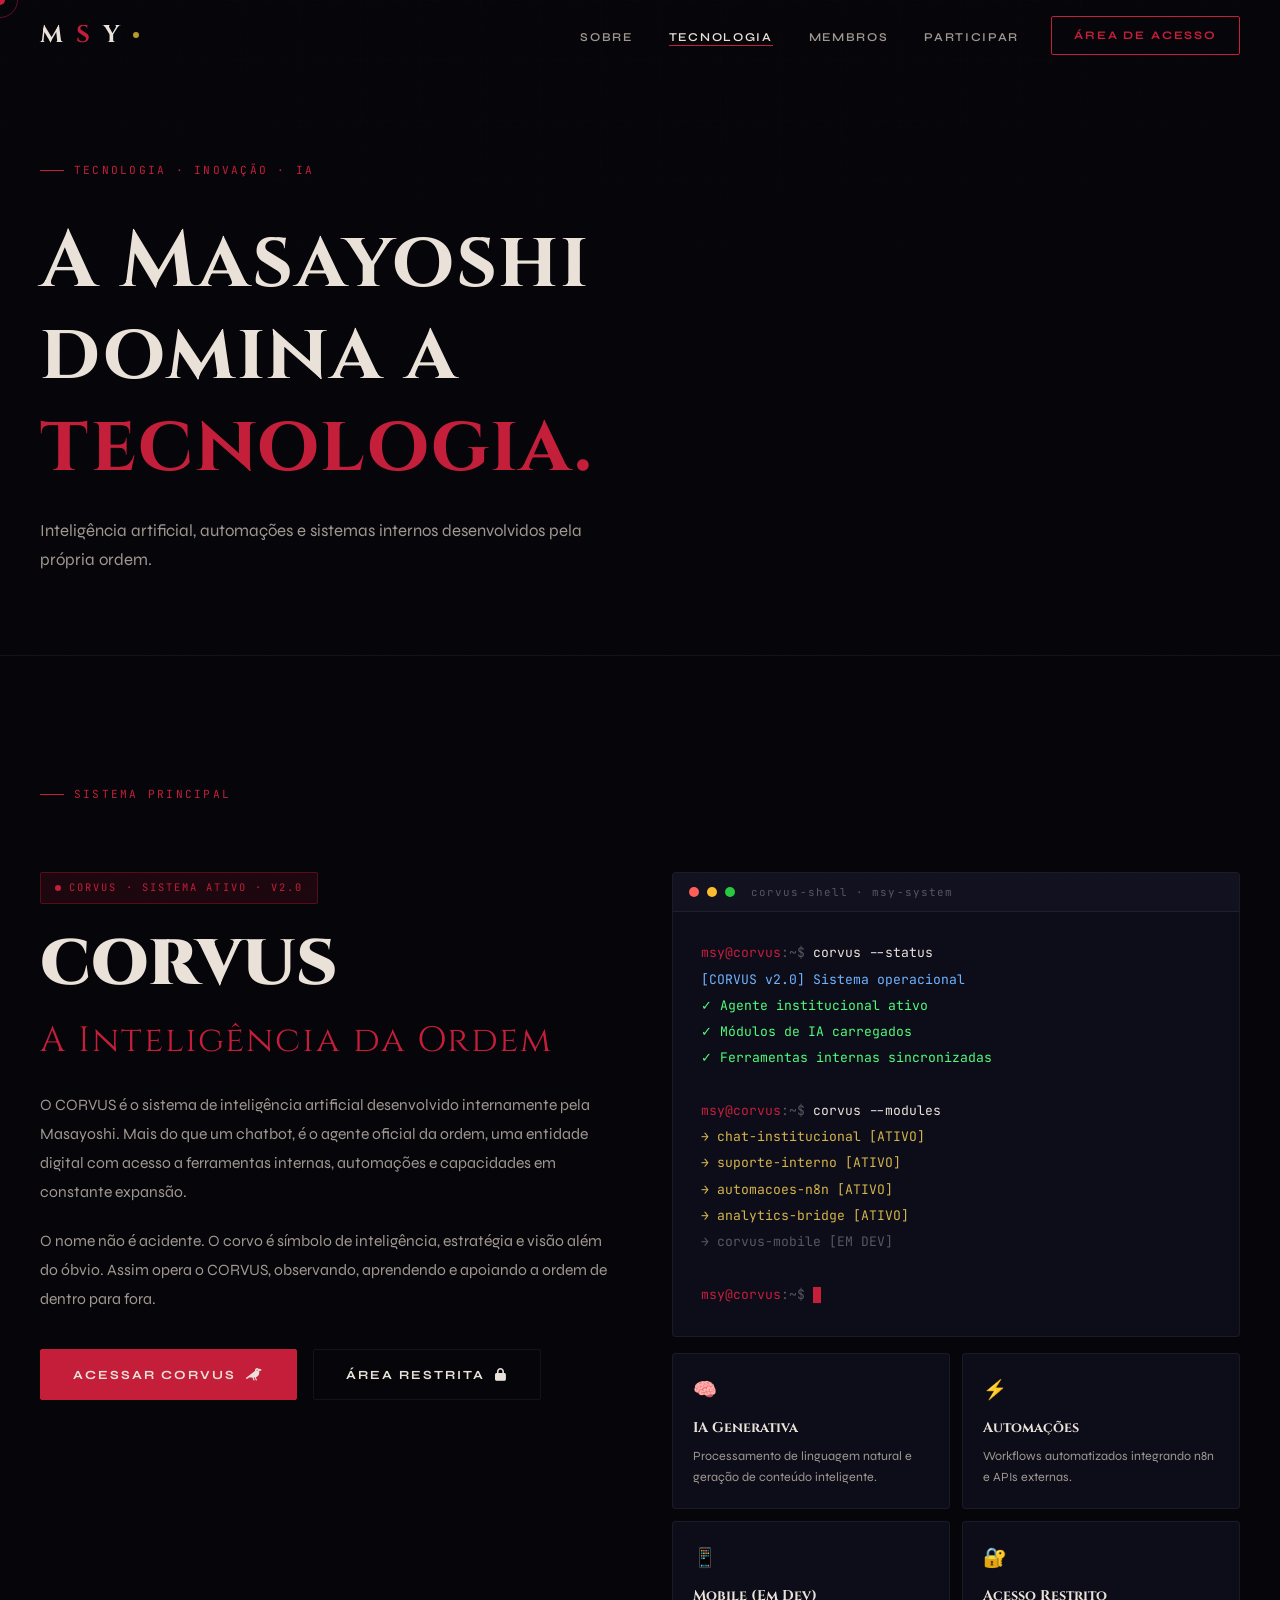
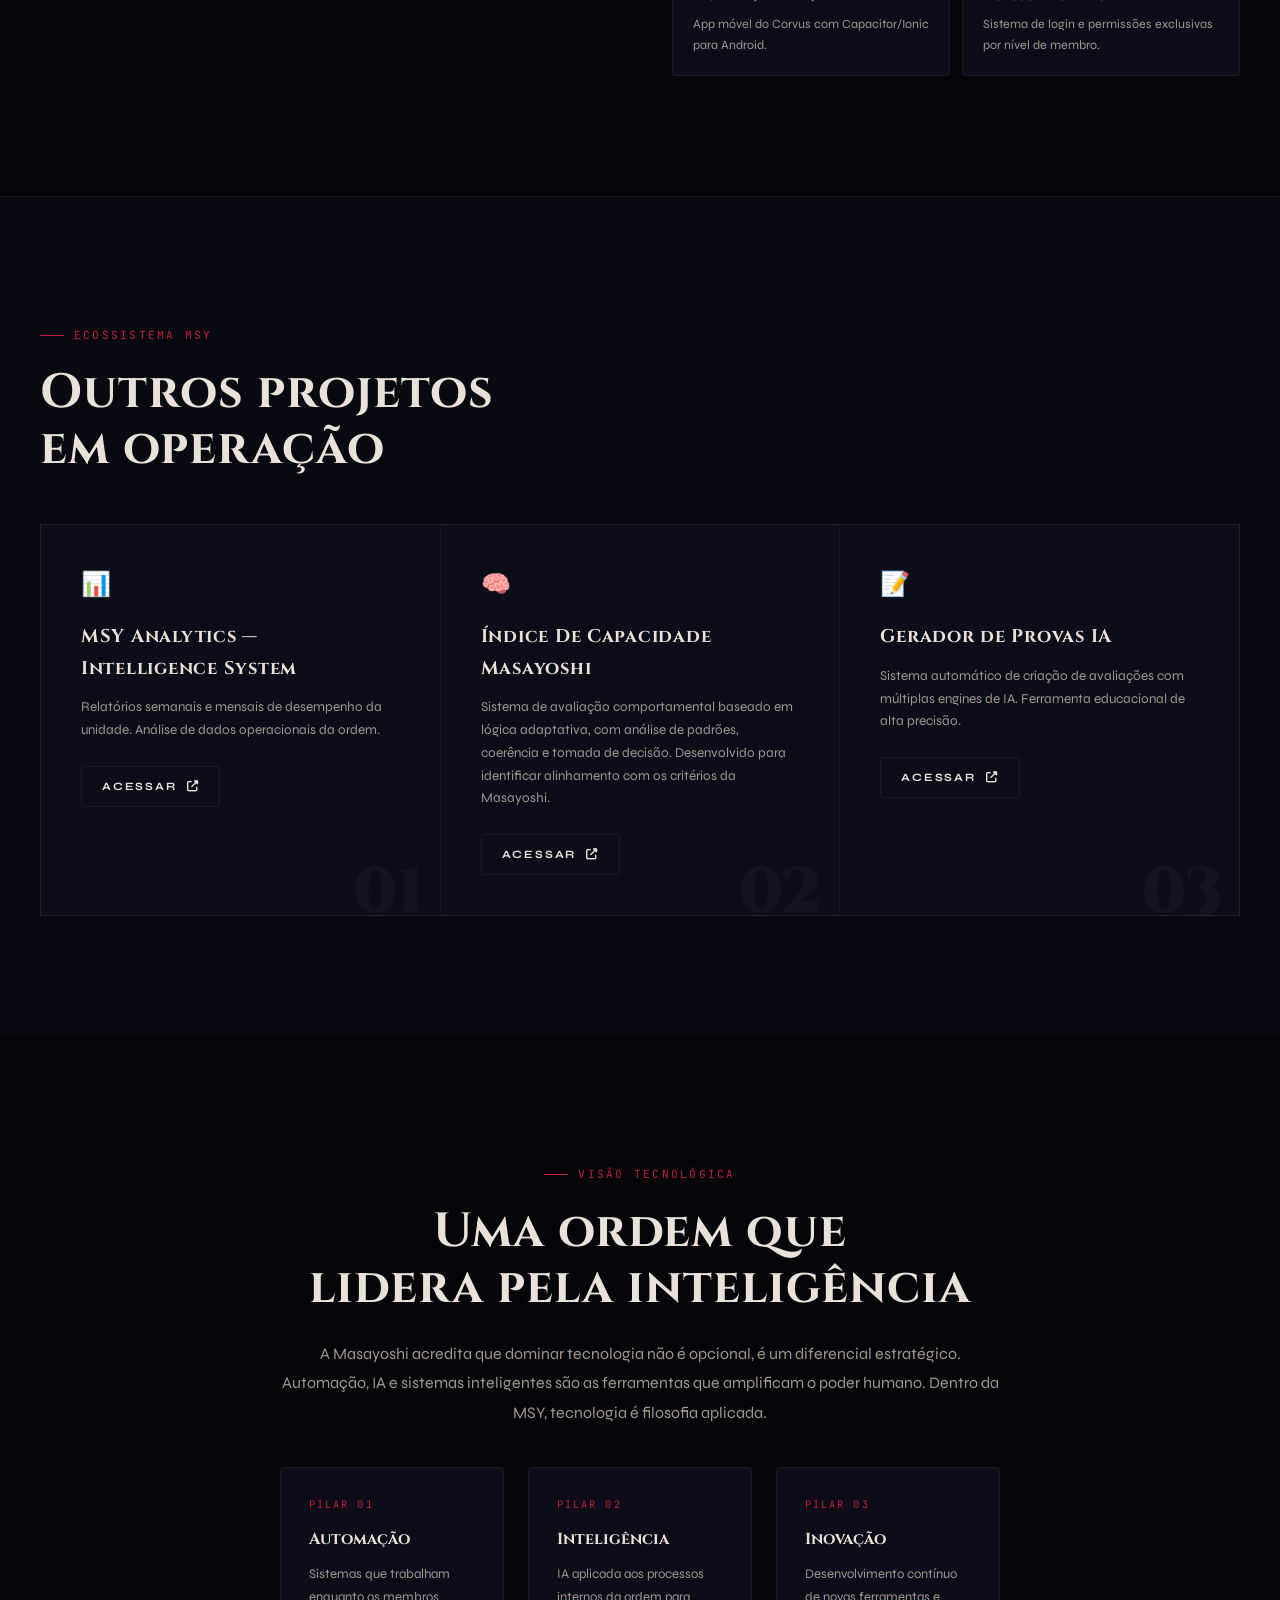
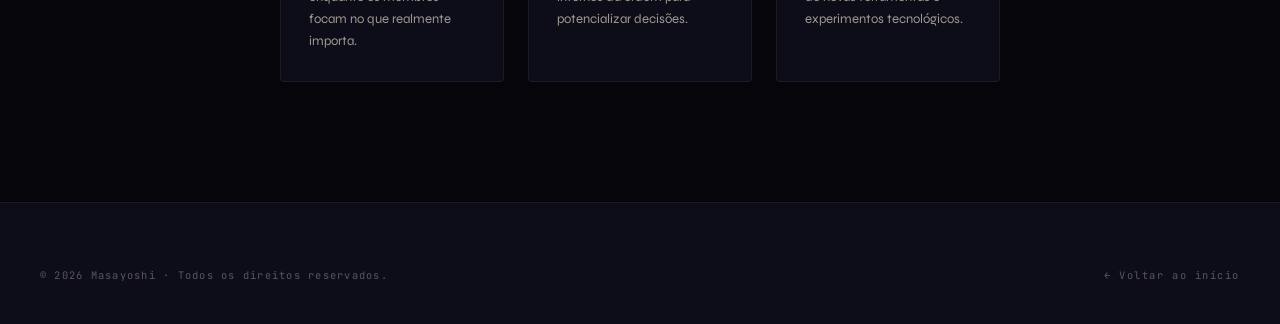
<file: pages/tecnologia.html>
<!DOCTYPE html>
<html lang="pt-br">
<head>
  <meta charset="UTF-8">
  <meta name="viewport" content="width=device-width, initial-scale=1.0">
  <title>Tecnologia & CORVUS — MASAYOSHI</title>
  <link rel="shortcut icon" href="imagens/logo.jpg" type="image/x-icon">
  <link rel="stylesheet" href="../style.css">
  <link rel="stylesheet" href="https://cdnjs.cloudflare.com/ajax/libs/font-awesome/6.5.0/css/all.min.css">
</head>
<body>

  <div class="cursor"></div>
  <div class="cursor-ring"></div>

  <nav class="nav">
    <a href="../index.html" class="nav-logo">
      <span>M</span><span class="logo-accent">S</span><span>Y</span>
      <span class="logo-dot"></span>
    </a>
    <ul class="nav-links">
      <li><a href="sobre.html">Sobre</a></li>
      <li><a href="tecnologia.html" class="active">Tecnologia</a></li>
      <li><a href="membros.html">Membros</a></li>
      <li><a href="participar.html">Participar</a></li>
    </ul>
    <a href="acesso.html" class="nav-cta">Área de Acesso</a>
    <button class="nav-burger"><span></span><span></span><span></span></button>
  </nav>

  <div class="nav-mobile">
    <a href="sobre.html">Sobre</a>
    <a href="tecnologia.html">Tecnologia</a>
    <a href="membros.html">Membros</a>
    <a href="participar.html">Participar</a>
    <a href="acesso.html" style="color:var(--ember)">Área de Acesso</a>
  </div>

  <!-- PAGE HERO -->
  <div class="page-hero">
    <div class="grid-bg"></div>
    <div class="page-hero-inner">
      <div class="eyebrow">Tecnologia · Inovação · IA</div>
      <h1 class="section-title display-title" style="font-size: clamp(2.5rem, 7vw, 5rem); margin-top: 16px;">
        A Masayoshi<br>domina a<br>
        <span style="color:var(--ember)">tecnologia.</span>
      </h1>
      <p class="section-sub" style="margin-top: 24px;">
        Inteligência artificial, automações e sistemas internos desenvolvidos pela própria ordem.
      </p>
    </div>
  </div>

  <!-- CORVUS SECTION -->
  <section style="background: var(--void);">
    <div class="inner">
      <div class="eyebrow" data-reveal>Sistema Principal</div>
      <div style="display:grid; grid-template-columns: 1fr 1fr; gap: 64px; align-items:start; margin-top: 48px;" class="about-grid">

        <div data-reveal data-reveal-delay="1">
          <div class="corvus-badge" style="margin-bottom: 28px;">
            <span class="dot"></span>
            CORVUS · Sistema Ativo · v2.0
          </div>
          <h2 style="font-family: var(--font-display); font-size: clamp(2.5rem, 6vw, 4rem); font-weight: 900; color: var(--bone); line-height: 1.05; margin-bottom: 24px;">
            CORVUS<br><span style="color:var(--ember); font-size:0.55em; letter-spacing:0.06em; font-weight:400;">A Inteligência da Ordem</span>
          </h2>
          <p style="color:var(--ash); font-size:0.98rem; line-height:1.85; margin-bottom:20px;">
            O CORVUS é o sistema de inteligência artificial desenvolvido internamente pela Masayoshi. Mais do que um chatbot, é o agente oficial da ordem, uma entidade digital com acesso a ferramentas internas, automações e capacidades em constante expansão.
          </p>
          <p style="color:var(--ash); font-size:0.98rem; line-height:1.85; margin-bottom:36px;">
            O nome não é acidente. O corvo é símbolo de inteligência, estratégia e visão além do óbvio. Assim opera o CORVUS, observando, aprendendo e apoiando a ordem de dentro para fora.
          </p>

          <div style="display:flex; gap:16px; flex-wrap:wrap;">
            <a href="https://t4msy.github.io/Corvus-2.0/" target="_blank" class="btn btn-primary">
              Acessar CORVUS <i class="fas fa-crow"></i>
            </a>
            <a href="acesso.html" class="btn btn-outline">
              Área Restrita <i class="fas fa-lock"></i>
            </a>
          </div>
        </div>

        <div data-reveal data-reveal-delay="2">
          <!-- TERMINAL -->
          <div class="terminal-block">
            <div class="terminal-bar">
              <span class="t-dot r"></span>
              <span class="t-dot y"></span>
              <span class="t-dot g"></span>
              <span class="t-title">corvus-shell · msy-system</span>
            </div>
            <div class="terminal-body">
              <span class="t-line"><span class="t-prompt">msy@corvus</span><span class="t-comment">:~$</span> <span class="t-cmd">corvus --status</span></span>
              <span class="t-line"><span class="t-output">  [CORVUS v2.0] Sistema operacional</span></span>
              <span class="t-line"><span class="t-success">  ✓ Agente institucional ativo</span></span>
              <span class="t-line"><span class="t-success">  ✓ Módulos de IA carregados</span></span>
              <span class="t-line"><span class="t-success">  ✓ Ferramentas internas sincronizadas</span></span>
              <span class="t-line">&nbsp;</span>
              <span class="t-line"><span class="t-prompt">msy@corvus</span><span class="t-comment">:~$</span> <span class="t-cmd">corvus --modules</span></span>
              <span class="t-line"><span class="t-gold">  → chat-institucional    [ATIVO]</span></span>
              <span class="t-line"><span class="t-gold">  → suporte-interno       [ATIVO]</span></span>
              <span class="t-line"><span class="t-gold">  → automacoes-n8n        [ATIVO]</span></span>
              <span class="t-line"><span class="t-gold">  → analytics-bridge      [ATIVO]</span></span>
              <span class="t-line"><span class="t-comment">  → corvus-mobile         [EM DEV]</span></span>
              <span class="t-line">&nbsp;</span>
              <span class="t-line"><span class="t-prompt">msy@corvus</span><span class="t-comment">:~$</span> <span class="t-cursor"></span></span>
            </div>
          </div>

          <!-- FEATURES GRID -->
          <div style="display:grid; grid-template-columns: 1fr 1fr; gap: 12px; margin-top:16px;">
            <div style="background:var(--surface); border:1px solid var(--border); border-radius:4px; padding:20px;">
              <div style="font-size:1.2rem; margin-bottom:10px;">🧠</div>
              <div style="font-family:var(--font-display); font-size:0.88rem; font-weight:700; color:var(--bone); margin-bottom:6px;">IA Generativa</div>
              <div style="font-size:0.78rem; color:var(--ash); line-height:1.65;">Processamento de linguagem natural e geração de conteúdo inteligente.</div>
            </div>
            <div style="background:var(--surface); border:1px solid var(--border); border-radius:4px; padding:20px;">
              <div style="font-size:1.2rem; margin-bottom:10px;">⚡</div>
              <div style="font-family:var(--font-display); font-size:0.88rem; font-weight:700; color:var(--bone); margin-bottom:6px;">Automações</div>
              <div style="font-size:0.78rem; color:var(--ash); line-height:1.65;">Workflows automatizados integrando n8n e APIs externas.</div>
            </div>
            <div style="background:var(--surface); border:1px solid var(--border); border-radius:4px; padding:20px;">
              <div style="font-size:1.2rem; margin-bottom:10px;">📱</div>
              <div style="font-family:var(--font-display); font-size:0.88rem; font-weight:700; color:var(--bone); margin-bottom:6px;">Mobile (Em Dev)</div>
              <div style="font-size:0.78rem; color:var(--ash); line-height:1.65;">App móvel do Corvus com Capacitor/Ionic para Android.</div>
            </div>
            <div style="background:var(--surface); border:1px solid var(--border); border-radius:4px; padding:20px;">
              <div style="font-size:1.2rem; margin-bottom:10px;">🔐</div>
              <div style="font-family:var(--font-display); font-size:0.88rem; font-weight:700; color:var(--bone); margin-bottom:6px;">Acesso Restrito</div>
              <div style="font-size:0.78rem; color:var(--ash); line-height:1.65;">Sistema de login e permissões exclusivas por nível de membro.</div>
            </div>
          </div>
        </div>
      </div>
    </div>
  </section>

  <!-- OTHER PROJECTS -->
  <section style="background: var(--deep); border-top: 1px solid var(--border);">
    <div class="inner">
      <div class="eyebrow" data-reveal>Ecossistema MSY</div>
      <h2 class="section-title" data-reveal data-reveal-delay="1">Outros projetos<br>em operação</h2>

      <div style="display:grid; grid-template-columns: repeat(3,1fr); gap: 1px; background: var(--border); border: 1px solid var(--border); margin-top: 48px;" data-reveal data-reveal-delay="2">
        <div class="proj-card" style="padding:40px;" data-num="01">
          <div class="proj-icon">📊</div>
          <div class="proj-title" style="font-size:1.15rem; margin-bottom:12px;">MSY Analytics — Intelligence System</div>
          <div class="proj-desc" style="margin-bottom:24px;">Relatórios semanais e mensais de desempenho da unidade. Análise de dados operacionais da ordem.</div>
          <a href="https://t4msy.github.io/MSY-ANALYTICS/" target="_blank" class="btn btn-outline" style="font-size:0.7rem; padding:10px 20px;">
            Acessar <i class="fas fa-external-link-alt"></i>
          </a>
        </div>
        <div class="proj-card" style="padding:40px;" data-num="02">
          <div class="proj-icon">🧠</div>
          <div class="proj-title" style="font-size:1.15rem; margin-bottom:12px;">Índice De Capacidade Masayoshi</div>
          <div class="proj-desc" style="margin-bottom:24px;">Sistema de avaliação comportamental baseado em lógica adaptativa, com análise de padrões, coerência e tomada de decisão. Desenvolvido para identificar alinhamento com os critérios da Masayoshi.</div>
          <a href="https://t4msy.github.io/ICM-TESTE/" target="_blank" class="btn btn-outline" style="font-size:0.7rem; padding:10px 20px;">
            Acessar <i class="fas fa-external-link-alt"></i>
          </a>
        </div>
        <div class="proj-card" style="padding:40px;" data-num="03">
          <div class="proj-icon">📝</div>
          <div class="proj-title" style="font-size:1.15rem; margin-bottom:12px;">Gerador de Provas IA</div>
          <div class="proj-desc" style="margin-bottom:24px;">Sistema automático de criação de avaliações com múltiplas engines de IA. Ferramenta educacional de alta precisão.</div>
          <a href="https://t4msy.github.io/Gerador-de-Provas/" target="_blank" class="btn btn-outline" style="font-size:0.7rem; padding:10px 20px;">
            Acessar <i class="fas fa-external-link-alt"></i>
          </a>
        </div>
      </div>
    </div>
  </section>

  <!-- VISION -->
  <section style="background: var(--void);">
    <div class="inner">
      <div style="text-align: center; max-width: 720px; margin: 0 auto;" data-reveal>
        <div class="eyebrow" style="justify-content:center;">Visão Tecnológica</div>
        <h2 class="section-title" style="margin-bottom: 24px;">Uma ordem que<br>lidera pela inteligência</h2>
        <p style="color:var(--ash); font-size:1rem; line-height:1.85; margin-bottom:40px;">
          A Masayoshi acredita que dominar tecnologia não é opcional, é um diferencial estratégico. Automação, IA e sistemas inteligentes são as ferramentas que amplificam o poder humano. Dentro da MSY, tecnologia é filosofia aplicada.
        </p>

        <div style="display:grid; grid-template-columns: repeat(3,1fr); gap: 24px; text-align:left;">
          <div style="padding:28px; background:var(--surface); border:1px solid var(--border); border-radius:4px;">
            <div style="font-family:var(--font-mono); font-size:0.65rem; letter-spacing:0.2em; color:var(--ember); margin-bottom:12px;">PILAR 01</div>
            <div style="font-family:var(--font-display); font-size:1rem; font-weight:700; color:var(--bone); margin-bottom:10px;">Automação</div>
            <p style="font-size:0.82rem; color:var(--ash); line-height:1.7;">Sistemas que trabalham enquanto os membros focam no que realmente importa.</p>
          </div>
          <div style="padding:28px; background:var(--surface); border:1px solid var(--border); border-radius:4px;">
            <div style="font-family:var(--font-mono); font-size:0.65rem; letter-spacing:0.2em; color:var(--ember); margin-bottom:12px;">PILAR 02</div>
            <div style="font-family:var(--font-display); font-size:1rem; font-weight:700; color:var(--bone); margin-bottom:10px;">Inteligência</div>
            <p style="font-size:0.82rem; color:var(--ash); line-height:1.7;">IA aplicada aos processos internos da ordem para potencializar decisões.</p>
          </div>
          <div style="padding:28px; background:var(--surface); border:1px solid var(--border); border-radius:4px;">
            <div style="font-family:var(--font-mono); font-size:0.65rem; letter-spacing:0.2em; color:var(--ember); margin-bottom:12px;">PILAR 03</div>
            <div style="font-family:var(--font-display); font-size:1rem; font-weight:700; color:var(--bone); margin-bottom:10px;">Inovação</div>
            <p style="font-size:0.82rem; color:var(--ash); line-height:1.7;">Desenvolvimento contínuo de novas ferramentas e experimentos tecnológicos.</p>
          </div>
        </div>
      </div>
    </div>
  </section>

  <footer>
    <div class="footer-inner">
      <div class="footer-bottom" style="padding-top:0; border-top:none;">
        <span class="footer-copy">© 2026 Masayoshi · Todos os direitos reservados.</span>
        <a href="../index.html" style="font-family:var(--font-mono); font-size:0.65rem; letter-spacing:0.15em; color:var(--mist);">← Voltar ao início</a>
      </div>
    </div>
  </footer>

  <script src="../script.js"></script>
</body>
</html>
</file>
<file: style.css>
/* ============================================================
   MSY — MASAYOSHI | Global Stylesheet
   Tech-Noir Order Aesthetic
   ============================================================ */

@import url('https://fonts.googleapis.com/css2?family=Cinzel:wght@400;600;700;900&family=Syne:wght@400;500;600;700;800&family=JetBrains+Mono:wght@300;400;500&display=swap');

/* ─── TOKENS ─────────────────────────────────────────────── */
:root {
  --void:    #05050A;
  --deep:    #090912;
  --surface: #0D0D1A;
  --raised:  #111120;
  --border:  rgba(255,255,255,0.06);
  --border-red: rgba(180,20,35,0.4);

  --blood:   #8B0F1E;
  --ember:   #C41E3A;
  --flame:   #E02040;
  --gold:    #B89A2C;
  --gold-lt: #D4B44A;

  --bone:    #EAE2D8;
  --ash:     #A09890;
  --mist:    #5A5460;
  --ghost:   #2A2830;

  --font-display: 'Cinzel', serif;
  --font-body:    'Syne', sans-serif;
  --font-mono:    'JetBrains Mono', monospace;

  --ease-out: cubic-bezier(0.16, 1, 0.3, 1);
  --ease-in-out: cubic-bezier(0.83, 0, 0.17, 1);

  --nav-h: 72px;
  --max-w: 1200px;
  --section-pad: 120px 24px;
}

/* ─── RESET ───────────────────────────────────────────────── */
*, *::before, *::after { box-sizing: border-box; margin: 0; padding: 0; }

html {
  scroll-behavior: smooth;
  font-size: 16px;
  -webkit-font-smoothing: antialiased;
}

body {
  background-color: var(--void);
  color: var(--bone);
  font-family: var(--font-body);
  line-height: 1.7;
  overflow-x: hidden;
  cursor: none;
}

img { display: block; max-width: 100%; }
a { color: inherit; text-decoration: none; }
ul { list-style: none; }
button { cursor: none; border: none; background: none; font-family: inherit; }

/* ─── CUSTOM CURSOR ──────────────────────────────────────── */
.cursor {
  position: fixed;
  top: 0; left: 0;
  width: 10px; height: 10px;
  background: var(--ember);
  border-radius: 50%;
  pointer-events: none;
  z-index: 9999;
  transform: translate(-50%, -50%);
  transition: width 0.15s, height 0.15s, background 0.15s;
  mix-blend-mode: normal;
}

.cursor-ring {
  position: fixed;
  top: 0; left: 0;
  width: 36px; height: 36px;
  border: 1px solid rgba(196,30,58,0.5);
  border-radius: 50%;
  pointer-events: none;
  z-index: 9998;
  transform: translate(-50%, -50%);
  transition: width 0.3s var(--ease-out), height 0.3s var(--ease-out), border-color 0.3s;
}

body:has(a:hover) .cursor,
body:has(button:hover) .cursor { width: 6px; height: 6px; }
body:has(a:hover) .cursor-ring,
body:has(button:hover) .cursor-ring {
  width: 52px; height: 52px;
  border-color: rgba(196,30,58,0.8);
}

/* ─── NOISE OVERLAY ──────────────────────────────────────── */
body::before {
  content: '';
  position: fixed;
  inset: 0;
  background-image: url("data:image/svg+xml,%3Csvg xmlns='http://www.w3.org/2000/svg' width='200' height='200'%3E%3Cfilter id='n'%3E%3CfeTurbulence type='fractalNoise' baseFrequency='0.9' numOctaves='4' stitchTiles='stitch'/%3E%3C/filter%3E%3Crect width='200' height='200' filter='url(%23n)' opacity='0.03'/%3E%3C/svg%3E");
  pointer-events: none;
  z-index: 9990;
  opacity: 0.4;
}

/* ─── NAV ─────────────────────────────────────────────────── */
.nav {
  position: fixed;
  top: 0; left: 0; right: 0;
  height: var(--nav-h);
  display: flex;
  align-items: center;
  padding: 0 40px;
  z-index: 100;
  transition: background 0.4s, border-color 0.4s;
  border-bottom: 1px solid transparent;
}

.nav.scrolled {
  background: rgba(5,5,10,0.92);
  backdrop-filter: blur(20px);
  border-color: var(--border);
}

.nav-logo {
  font-family: var(--font-display);
  font-size: 1.5rem;
  font-weight: 700;
  letter-spacing: 0.12em;
  color: var(--bone);
  display: flex;
  align-items: center;
  gap: 10px;
}

.nav-logo .logo-accent {
  color: var(--ember);
}

.nav-logo .logo-dot {
  width: 6px; height: 6px;
  background: var(--gold);
  border-radius: 50%;
  display: inline-block;
}

.nav-links {
  display: flex;
  align-items: center;
  gap: 36px;
  margin-left: auto;
  margin-right: 32px;
}

.nav-links a {
  font-family: var(--font-body);
  font-size: 0.75rem;
  font-weight: 600;
  letter-spacing: 0.14em;
  text-transform: uppercase;
  color: var(--ash);
  transition: color 0.2s;
  position: relative;
}

.nav-links a::after {
  content: '';
  position: absolute;
  bottom: -2px; left: 0; right: 0;
  height: 1px;
  background: var(--ember);
  transform: scaleX(0);
  transform-origin: left;
  transition: transform 0.3s var(--ease-out);
}

.nav-links a:hover { color: var(--bone); }
.nav-links a:hover::after { transform: scaleX(1); }
.nav-links a.active { color: var(--bone); }
.nav-links a.active::after { transform: scaleX(1); }

.nav-cta {
  padding: 9px 22px;
  border: 1px solid var(--ember);
  border-radius: 2px;
  font-size: 0.72rem;
  font-weight: 700;
  letter-spacing: 0.16em;
  text-transform: uppercase;
  color: var(--ember);
  transition: background 0.25s, color 0.25s;
}

.nav-cta:hover {
  background: var(--ember);
  color: var(--bone);
}

.nav-burger {
  display: none;
  flex-direction: column;
  gap: 5px;
  padding: 4px;
  margin-left: auto;
}

.nav-burger span {
  display: block;
  width: 24px; height: 1.5px;
  background: var(--bone);
  transition: all 0.3s;
}

.nav-mobile {
  display: none;
  position: fixed;
  inset: 0;
  background: rgba(5,5,10,0.98);
  backdrop-filter: blur(20px);
  z-index: 99;
  flex-direction: column;
  align-items: center;
  justify-content: center;
  gap: 32px;
}

.nav-mobile.open { display: flex; }

.nav-mobile a {
  font-family: var(--font-display);
  font-size: 1.8rem;
  font-weight: 600;
  letter-spacing: 0.08em;
  color: var(--ash);
  text-transform: uppercase;
  transition: color 0.2s;
}

.nav-mobile a:hover { color: var(--ember); }

/* ─── SECTION BASE ───────────────────────────────────────── */
section { padding: var(--section-pad); position: relative; }

.inner {
  max-width: var(--max-w);
  margin: 0 auto;
}

/* ─── EYEBROW / LABEL ────────────────────────────────────── */
.eyebrow {
  display: inline-flex;
  align-items: center;
  gap: 10px;
  font-family: var(--font-mono);
  font-size: 0.7rem;
  letter-spacing: 0.2em;
  text-transform: uppercase;
  color: var(--ember);
  margin-bottom: 20px;
}

.eyebrow::before {
  content: '';
  width: 24px; height: 1px;
  background: var(--ember);
}

/* ─── HEADINGS ────────────────────────────────────────────── */
.display-title {
  font-family: var(--font-display);
  font-weight: 700;
  line-height: 1.08;
  letter-spacing: 0.02em;
}

.section-title {
  font-family: var(--font-display);
  font-size: clamp(2rem, 4vw, 3rem);
  font-weight: 700;
  line-height: 1.15;
  letter-spacing: 0.02em;
  color: var(--bone);
}

.section-sub {
  font-size: 1.05rem;
  color: var(--ash);
  max-width: 560px;
  line-height: 1.75;
  margin-top: 16px;
}

/* ─── DIVIDERS ────────────────────────────────────────────── */
.line-red {
  width: 48px; height: 2px;
  background: var(--ember);
  margin-top: 20px;
}

/* ─── BUTTONS ─────────────────────────────────────────────── */
.btn {
  display: inline-flex;
  align-items: center;
  gap: 10px;
  padding: 14px 32px;
  font-family: var(--font-body);
  font-size: 0.78rem;
  font-weight: 700;
  letter-spacing: 0.16em;
  text-transform: uppercase;
  border-radius: 2px;
  transition: all 0.25s var(--ease-out);
  cursor: none;
}

.btn-primary {
  background: var(--ember);
  color: var(--bone);
  border: 1px solid var(--ember);
}

.btn-primary:hover {
  background: var(--flame);
  border-color: var(--flame);
  transform: translateY(-2px);
  box-shadow: 0 12px 40px rgba(196,30,58,0.35);
}

.btn-outline {
  background: transparent;
  color: var(--bone);
  border: 1px solid var(--border);
}

.btn-outline:hover {
  border-color: var(--bone);
  transform: translateY(-2px);
}

.btn-gold {
  background: transparent;
  color: var(--gold-lt);
  border: 1px solid var(--gold);
}

.btn-gold:hover {
  background: var(--gold);
  color: var(--void);
  transform: translateY(-2px);
}

/* ─── REVEAL ANIMATIONS ──────────────────────────────────── */
[data-reveal] {
  opacity: 0;
  transform: translateY(32px);
  transition: opacity 0.8s var(--ease-out), transform 0.8s var(--ease-out);
}

[data-reveal].revealed {
  opacity: 1;
  transform: translateY(0);
}

[data-reveal-delay="1"] { transition-delay: 0.1s; }
[data-reveal-delay="2"] { transition-delay: 0.2s; }
[data-reveal-delay="3"] { transition-delay: 0.3s; }
[data-reveal-delay="4"] { transition-delay: 0.4s; }
[data-reveal-delay="5"] { transition-delay: 0.5s; }

/* ─── GRID BACKGROUND ─────────────────────────────────────── */
.grid-bg {
  position: absolute;
  inset: 0;
  background-image:
    linear-gradient(rgba(196,30,58,0.04) 1px, transparent 1px),
    linear-gradient(90deg, rgba(196,30,58,0.04) 1px, transparent 1px);
  background-size: 60px 60px;
  pointer-events: none;
}

.grid-bg::after {
  content: '';
  position: absolute;
  inset: 0;
  background: radial-gradient(ellipse 80% 60% at 50% 0%, transparent 40%, var(--void) 100%);
}

/* ─── HERO ────────────────────────────────────────────────── */
.hero {
  min-height: 100vh;
  display: flex;
  align-items: center;
  padding-top: var(--nav-h);
  position: relative;
  overflow: hidden;
}

.hero-canvas {
  position: absolute;
  inset: 0;
  z-index: 0;
}

.hero-glow {
  position: absolute;
  width: 700px; height: 700px;
  background: radial-gradient(circle, rgba(139,15,30,0.18) 0%, transparent 70%);
  top: 50%; left: 50%;
  transform: translate(-50%, -50%);
  pointer-events: none;
  animation: breathe 6s ease-in-out infinite;
}

@keyframes breathe {
  0%, 100% { opacity: 0.6; transform: translate(-50%,-50%) scale(1); }
  50% { opacity: 1; transform: translate(-50%,-50%) scale(1.1); }
}

.hero-inner {
  position: relative;
  z-index: 1;
  max-width: var(--max-w);
  margin: 0 auto;
  padding: 0 40px;
  width: 100%;
}

.hero-tag {
  font-family: var(--font-mono);
  font-size: 0.68rem;
  letter-spacing: 0.3em;
  color: var(--ember);
  text-transform: uppercase;
  margin-bottom: 28px;
  display: flex;
  align-items: center;
  gap: 12px;
  opacity: 0;
  animation: fadeUp 0.8s 0.2s var(--ease-out) forwards;
}

.hero-tag::before {
  content: '';
  width: 32px; height: 1px;
  background: var(--ember);
}

.hero-title {
  font-family: var(--font-display);
  font-size: clamp(3.5rem, 10vw, 9rem);
  font-weight: 900;
  letter-spacing: -0.01em;
  line-height: 0.92;
  color: var(--bone);
  opacity: 0;
  animation: fadeUp 0.9s 0.35s var(--ease-out) forwards;
}

.hero-title .t-red { color: var(--ember); }
.hero-title .t-ghost { color: var(--mist); }

.hero-title .glitch {
  position: relative;
  display: inline-block;
}

.hero-title .glitch::before,
.hero-title .glitch::after {
  content: attr(data-text);
  position: absolute;
  top: 0; left: 0;
  width: 100%; height: 100%;
  opacity: 0;
}

.hero-title .glitch::before {
  color: var(--ember);
  clip-path: polygon(0 20%, 100% 20%, 100% 40%, 0 40%);
  transform: translateX(-3px);
  animation: glitch1 6s infinite;
}

.hero-title .glitch::after {
  color: #00d4ff;
  clip-path: polygon(0 60%, 100% 60%, 100% 80%, 0 80%);
  transform: translateX(3px);
  animation: glitch2 6s infinite;
}

@keyframes glitch1 {
  0%,94%,100% { opacity: 0; }
  95% { opacity: 0.8; transform: translateX(-3px); }
  97% { transform: translateX(2px); }
}

@keyframes glitch2 {
  0%,94%,100% { opacity: 0; }
  96% { opacity: 0.6; transform: translateX(3px); }
  98% { transform: translateX(-1px); }
}

.hero-desc {
  max-width: 480px;
  margin-top: 28px;
  font-size: 1rem;
  color: var(--ash);
  line-height: 1.8;
  opacity: 0;
  animation: fadeUp 0.9s 0.5s var(--ease-out) forwards;
}

.hero-actions {
  display: flex;
  gap: 16px;
  margin-top: 44px;
  flex-wrap: wrap;
  opacity: 0;
  animation: fadeUp 0.9s 0.65s var(--ease-out) forwards;
}

.hero-quote {
  position: absolute;
  right: 40px;
  bottom: 80px;
  max-width: 320px;
  text-align: right;
  opacity: 0;
  animation: fadeIn 1s 1s ease forwards;
}

.hero-quote blockquote {
  font-family: var(--font-display);
  font-size: 0.85rem;
  font-weight: 400;
  color: var(--mist);
  line-height: 1.7;
  letter-spacing: 0.03em;
  font-style: italic;
  border-right: 2px solid var(--ghost);
  padding-right: 16px;
}

.hero-scroll {
  position: absolute;
  bottom: 36px;
  left: 50%;
  transform: translateX(-50%);
  display: flex;
  flex-direction: column;
  align-items: center;
  gap: 10px;
  opacity: 0;
  animation: fadeIn 1s 1.2s ease forwards;
}

.hero-scroll span {
  font-family: var(--font-mono);
  font-size: 0.6rem;
  letter-spacing: 0.25em;
  text-transform: uppercase;
  color: var(--mist);
}

.hero-scroll-line {
  width: 1px; height: 48px;
  background: linear-gradient(to bottom, var(--ember), transparent);
  animation: scrollLine 2s ease-in-out infinite;
}

@keyframes scrollLine {
  0% { transform: scaleY(0); transform-origin: top; }
  50% { transform: scaleY(1); transform-origin: top; }
  50.01% { transform-origin: bottom; }
  100% { transform: scaleY(0); transform-origin: bottom; }
}

@keyframes fadeUp {
  to { opacity: 1; transform: translateY(0); }
  from { opacity: 0; transform: translateY(24px); }
}

@keyframes fadeIn {
  to { opacity: 1; }
}

/* ─── COUNTERS STRIP ─────────────────────────────────────── */
.stats-strip {
  background: var(--surface);
  border-top: 1px solid var(--border);
  border-bottom: 1px solid var(--border);
  padding: 40px 24px;
}

.stats-inner {
  max-width: var(--max-w);
  margin: 0 auto;
  display: grid;
  grid-template-columns: repeat(4, 1fr);
  gap: 0;
}

.stat-item {
  text-align: center;
  padding: 20px;
  border-right: 1px solid var(--border);
}

.stat-item:last-child { border-right: none; }

.stat-num {
  font-family: var(--font-display);
  font-size: 2.6rem;
  font-weight: 700;
  color: var(--bone);
  line-height: 1;
}

.stat-num .s-accent { color: var(--ember); }

.stat-label {
  font-family: var(--font-mono);
  font-size: 0.65rem;
  letter-spacing: 0.2em;
  text-transform: uppercase;
  color: var(--mist);
  margin-top: 8px;
}

/* ─── ABOUT SECTION ──────────────────────────────────────── */
.about-grid {
  display: grid;
  grid-template-columns: 1fr 1fr;
  gap: 80px;
  align-items: center;
  margin-top: 60px;
}

.about-text p {
  color: var(--ash);
  margin-top: 20px;
  font-size: 0.98rem;
  line-height: 1.85;
}

.about-visual {
  position: relative;
}

.about-emblem {
  width: 100%;
  aspect-ratio: 1;
  max-width: 400px;
  margin: 0 auto;
  position: relative;
  display: flex;
  align-items: center;
  justify-content: center;
}

.emblem-ring {
  position: absolute;
  border-radius: 50%;
  border: 1px solid;
  animation: spin linear infinite;
}

.emblem-ring:nth-child(1) {
  inset: 0;
  border-color: rgba(196,30,58,0.2);
  animation-duration: 30s;
}

.emblem-ring:nth-child(2) {
  inset: 15%;
  border-color: rgba(184,154,44,0.15);
  animation-duration: 20s;
  animation-direction: reverse;
}

.emblem-ring:nth-child(3) {
  inset: 30%;
  border-color: rgba(196,30,58,0.1);
  animation-duration: 40s;
}

@keyframes spin {
  to { transform: rotate(360deg); }
}

.emblem-core {
  position: relative;
  z-index: 1;
  text-align: center;
}

.emblem-letter {
  font-family: var(--font-display);
  font-size: 5rem;
  font-weight: 900;
  color: var(--bone);
  line-height: 1;
  text-shadow: 0 0 60px rgba(196,30,58,0.4);
}

.emblem-sub {
  font-family: var(--font-mono);
  font-size: 0.6rem;
  letter-spacing: 0.35em;
  text-transform: uppercase;
  color: var(--gold);
  margin-top: 8px;
}

/* ─── VALUES SECTION ─────────────────────────────────────── */
.values-section {
  background: var(--deep);
  border-top: 1px solid var(--border);
  border-bottom: 1px solid var(--border);
}

.values-header {
  text-align: center;
  margin-bottom: 64px;
}

.values-grid {
  display: grid;
  grid-template-columns: repeat(4, 1fr);
  gap: 1px;
  background: var(--border);
  border: 1px solid var(--border);
}

.value-card {
  background: var(--deep);
  padding: 48px 32px;
  position: relative;
  overflow: hidden;
  transition: background 0.3s;
}

.value-card::before {
  content: '';
  position: absolute;
  bottom: 0; left: 0; right: 0;
  height: 2px;
  background: var(--ember);
  transform: scaleX(0);
  transform-origin: left;
  transition: transform 0.4s var(--ease-out);
}

.value-card:hover { background: var(--raised); }
.value-card:hover::before { transform: scaleX(1); }

.value-num {
  font-family: var(--font-mono);
  font-size: 0.65rem;
  letter-spacing: 0.2em;
  color: var(--ember);
  margin-bottom: 24px;
}

.value-icon {
  font-size: 1.8rem;
  margin-bottom: 20px;
  filter: grayscale(0.2);
}

.value-title {
  font-family: var(--font-display);
  font-size: 1.25rem;
  font-weight: 700;
  letter-spacing: 0.05em;
  color: var(--bone);
  text-transform: uppercase;
  margin-bottom: 14px;
}

.value-desc {
  font-size: 0.88rem;
  color: var(--ash);
  line-height: 1.75;
}

/* ─── PROJECTS SECTION ───────────────────────────────────── */
.projects-header {
  display: flex;
  align-items: flex-end;
  justify-content: space-between;
  margin-bottom: 60px;
  flex-wrap: wrap;
  gap: 20px;
}

.corvus-card {
  background: var(--surface);
  border: 1px solid var(--border-red);
  border-radius: 4px;
  padding: 48px;
  position: relative;
  overflow: hidden;
  margin-bottom: 24px;
  transition: border-color 0.3s, box-shadow 0.3s;
}

.corvus-card:hover {
  border-color: var(--ember);
  box-shadow: 0 0 60px rgba(196,30,58,0.12);
}

.corvus-card::before {
  content: '';
  position: absolute;
  top: -80px; right: -80px;
  width: 300px; height: 300px;
  background: radial-gradient(circle, rgba(139,15,30,0.12) 0%, transparent 70%);
  pointer-events: none;
}

.corvus-badge {
  display: inline-flex;
  align-items: center;
  gap: 8px;
  background: rgba(196,30,58,0.12);
  border: 1px solid var(--border-red);
  border-radius: 2px;
  padding: 6px 14px;
  font-family: var(--font-mono);
  font-size: 0.65rem;
  letter-spacing: 0.2em;
  text-transform: uppercase;
  color: var(--ember);
  margin-bottom: 28px;
}

.corvus-badge .dot {
  width: 6px; height: 6px;
  border-radius: 50%;
  background: var(--ember);
  animation: pulse 2s ease-in-out infinite;
}

@keyframes pulse {
  0%, 100% { opacity: 1; transform: scale(1); }
  50% { opacity: 0.4; transform: scale(0.8); }
}

.corvus-title {
  font-family: var(--font-display);
  font-size: clamp(2rem, 5vw, 3.5rem);
  font-weight: 900;
  color: var(--bone);
  line-height: 1.05;
  margin-bottom: 20px;
}

.corvus-title span { color: var(--ember); }

.corvus-desc {
  max-width: 580px;
  font-size: 0.98rem;
  color: var(--ash);
  line-height: 1.8;
  margin-bottom: 36px;
}

.corvus-features {
  display: flex;
  flex-wrap: wrap;
  gap: 12px;
  margin-bottom: 36px;
}

.feature-tag {
  padding: 7px 16px;
  background: var(--raised);
  border: 1px solid var(--border);
  border-radius: 2px;
  font-family: var(--font-mono);
  font-size: 0.7rem;
  letter-spacing: 0.1em;
  color: var(--ash);
}

.corvus-footer {
  display: flex;
  align-items: center;
  gap: 16px;
  flex-wrap: wrap;
}

.projects-secondary {
  display: grid;
  grid-template-columns: repeat(3, 1fr);
  gap: 1px;
  background: var(--border);
  border: 1px solid var(--border);
}

.proj-card {
  background: var(--surface);
  padding: 32px;
  transition: background 0.3s;
  position: relative;
  overflow: hidden;
}

.proj-card:hover { background: var(--raised); }

.proj-card::after {
  content: attr(data-num);
  position: absolute;
  bottom: -10px; right: 16px;
  font-family: var(--font-display);
  font-size: 4rem;
  font-weight: 900;
  color: rgba(255,255,255,0.03);
  line-height: 1;
  pointer-events: none;
}

.proj-icon {
  font-size: 1.5rem;
  margin-bottom: 16px;
}

.proj-title {
  font-family: var(--font-display);
  font-size: 1rem;
  font-weight: 700;
  color: var(--bone);
  letter-spacing: 0.04em;
  margin-bottom: 10px;
}

.proj-desc {
  font-size: 0.84rem;
  color: var(--ash);
  line-height: 1.7;
}

/* ─── STRUCTURE SECTION ──────────────────────────────────── */
.structure-section {
  background: var(--deep);
  border-top: 1px solid var(--border);
}

.structure-grid {
  display: grid;
  grid-template-columns: 1fr 2fr;
  gap: 80px;
  align-items: start;
  margin-top: 60px;
}

.layer-list {
  display: flex;
  flex-direction: column;
  gap: 0;
  border: 1px solid var(--border);
}

.layer-item {
  padding: 28px 32px;
  border-bottom: 1px solid var(--border);
  cursor: none;
  transition: background 0.3s;
  position: relative;
}

.layer-item:last-child { border-bottom: none; }

.layer-item.active { background: var(--raised); }

.layer-item.active::before {
  content: '';
  position: absolute;
  left: 0; top: 0; bottom: 0;
  width: 3px;
  background: var(--ember);
}

.layer-name {
  font-family: var(--font-display);
  font-size: 1.1rem;
  font-weight: 700;
  color: var(--bone);
  letter-spacing: 0.06em;
  margin-bottom: 6px;
  display: flex;
  align-items: center;
  gap: 10px;
}

.layer-role {
  font-family: var(--font-mono);
  font-size: 0.65rem;
  letter-spacing: 0.15em;
  color: var(--ember);
  text-transform: uppercase;
}

.layer-detail {
  display: none;
  margin-top: 12px;
}

.layer-item.active .layer-detail { display: block; }

.layer-detail p {
  font-size: 0.88rem;
  color: var(--ash);
  line-height: 1.75;
}

.structure-visual {
  position: relative;
}

.structure-diagram {
  width: 100%;
  aspect-ratio: 4/3;
  background: var(--surface);
  border: 1px solid var(--border);
  border-radius: 4px;
  display: flex;
  flex-direction: column;
  align-items: center;
  justify-content: center;
  gap: 0;
  padding: 40px;
  position: relative;
  overflow: hidden;
}

.diagram-layer {
  width: 100%;
  padding: 20px 28px;
  border: 1px solid;
  border-radius: 2px;
  text-align: center;
  position: relative;
  transition: all 0.3s;
}

.diagram-layer:nth-child(1) {
  border-color: var(--ember);
  background: rgba(196,30,58,0.08);
  max-width: 50%;
}

.diagram-layer:nth-child(2) {
  border-color: var(--gold);
  background: rgba(184,154,44,0.06);
  max-width: 70%;
  margin-top: -1px;
}

.diagram-layer:nth-child(3) {
  border-color: rgba(90,84,96,0.6);
  background: rgba(42,40,48,0.4);
  max-width: 90%;
  margin-top: -1px;
}

.diagram-name {
  font-family: var(--font-display);
  font-size: 0.9rem;
  font-weight: 700;
  letter-spacing: 0.1em;
  color: var(--bone);
}

.diagram-sub {
  font-family: var(--font-mono);
  font-size: 0.6rem;
  letter-spacing: 0.2em;
  color: var(--mist);
  margin-top: 4px;
}

/* ─── MEMBERS PREVIEW ────────────────────────────────────── */
.members-header {
  display: flex;
  align-items: flex-end;
  justify-content: space-between;
  margin-bottom: 48px;
  flex-wrap: wrap;
  gap: 16px;
}

.members-grid {
  display: grid;
  grid-template-columns: repeat(5, 1fr);
  gap: 16px;
}

.member-preview {
  background: var(--surface);
  border: 1px solid var(--border);
  border-radius: 4px;
  padding: 24px 16px;
  text-align: center;
  transition: border-color 0.3s, transform 0.3s;
  cursor: none;
}

.member-preview:hover {
  border-color: var(--border-red);
  transform: translateY(-4px);
}

.member-avatar {
  width: 72px; height: 72px;
  border-radius: 50%;
  border: 2px solid var(--border-red);
  margin: 0 auto 14px;
  object-fit: cover;
  background: var(--raised);
  transition: border-color 0.3s;
}

.member-preview:hover .member-avatar { border-color: var(--ember); }

.member-pname {
  font-family: var(--font-display);
  font-size: 0.85rem;
  font-weight: 600;
  color: var(--bone);
  margin-bottom: 6px;
}

.member-prole {
  font-family: var(--font-mono);
  font-size: 0.6rem;
  letter-spacing: 0.12em;
  color: var(--ember);
  text-transform: uppercase;
}

/* ─── CTA SECTION ────────────────────────────────────────── */
.cta-section {
  text-align: center;
  position: relative;
  overflow: hidden;
}

.cta-section::before {
  content: '';
  position: absolute;
  inset: 0;
  background: radial-gradient(ellipse 60% 80% at 50% 50%, rgba(139,15,30,0.12) 0%, transparent 70%);
  pointer-events: none;
}

.cta-inner {
  position: relative;
  z-index: 1;
  max-width: 640px;
  margin: 0 auto;
}

.cta-big {
  font-family: var(--font-display);
  font-size: clamp(2.2rem, 6vw, 4rem);
  font-weight: 900;
  line-height: 1.1;
  color: var(--bone);
  margin-bottom: 24px;
}

.cta-big span { color: var(--ember); }

.cta-actions {
  display: flex;
  gap: 16px;
  justify-content: center;
  margin-top: 36px;
  flex-wrap: wrap;
}

/* ─── FOOTER ─────────────────────────────────────────────── */
footer {
  background: var(--surface);
  border-top: 1px solid var(--border);
  padding: 64px 24px 40px;
}

.footer-inner {
  max-width: var(--max-w);
  margin: 0 auto;
}

.footer-top {
  display: grid;
  grid-template-columns: 2fr repeat(3, 1fr);
  gap: 48px;
  padding-bottom: 48px;
  border-bottom: 1px solid var(--border);
  margin-bottom: 40px;
}

.footer-brand .nav-logo {
  font-size: 1.3rem;
  margin-bottom: 16px;
}

.footer-brand p {
  font-size: 0.85rem;
  color: var(--mist);
  max-width: 240px;
  line-height: 1.75;
}

.footer-col h4 {
  font-family: var(--font-mono);
  font-size: 0.65rem;
  letter-spacing: 0.2em;
  text-transform: uppercase;
  color: var(--ash);
  margin-bottom: 20px;
}

.footer-col a {
  display: block;
  font-size: 0.85rem;
  color: var(--mist);
  margin-bottom: 10px;
  transition: color 0.2s;
}

.footer-col a:hover { color: var(--bone); }

.footer-bottom {
  display: flex;
  align-items: center;
  justify-content: space-between;
  flex-wrap: wrap;
  gap: 16px;
}

.footer-copy {
  font-family: var(--font-mono);
  font-size: 0.65rem;
  letter-spacing: 0.12em;
  color: var(--mist);
}

.footer-social {
  display: flex;
  gap: 16px;
}

.footer-social a {
  width: 36px; height: 36px;
  border: 1px solid var(--border);
  border-radius: 2px;
  display: flex;
  align-items: center;
  justify-content: center;
  color: var(--mist);
  font-size: 0.8rem;
  transition: border-color 0.2s, color 0.2s;
}

.footer-social a:hover {
  border-color: var(--ember);
  color: var(--ember);
}

/* ─── PAGE HERO (inner pages) ────────────────────────────── */
.page-hero {
  padding-top: calc(var(--nav-h) + 80px);
  padding-bottom: 80px;
  padding-left: 40px;
  padding-right: 40px;
  position: relative;
  border-bottom: 1px solid var(--border);
  overflow: hidden;
}

.page-hero .grid-bg { opacity: 0.5; }

.page-hero-inner {
  position: relative;
  z-index: 1;
  max-width: var(--max-w);
  margin: 0 auto;
}

/* ─── TECH / CORVUS PAGE ─────────────────────────────────── */
.terminal-block {
  background: var(--surface);
  border: 1px solid var(--border);
  border-radius: 4px;
  overflow: hidden;
  font-family: var(--font-mono);
  font-size: 0.82rem;
}

.terminal-bar {
  background: var(--raised);
  padding: 10px 16px;
  display: flex;
  align-items: center;
  gap: 8px;
  border-bottom: 1px solid var(--border);
}

.t-dot {
  width: 10px; height: 10px;
  border-radius: 50%;
}

.t-dot.r { background: #ff5f57; }
.t-dot.y { background: #febc2e; }
.t-dot.g { background: #28c840; }

.t-title {
  font-size: 0.68rem;
  letter-spacing: 0.1em;
  color: var(--mist);
  margin-left: 8px;
}

.terminal-body {
  padding: 28px;
  line-height: 2;
  color: var(--ash);
}

.t-line { display: block; }
.t-prompt { color: var(--ember); }
.t-cmd { color: var(--bone); }
.t-comment { color: var(--mist); }
.t-output { color: #6eb3ff; }
.t-success { color: #50fa7b; }
.t-gold { color: var(--gold-lt); }

.t-cursor {
  display: inline-block;
  width: 8px; height: 1.2em;
  background: var(--ember);
  vertical-align: text-bottom;
  animation: blink 1s step-end infinite;
}

@keyframes blink {
  0%, 100% { opacity: 1; }
  50% { opacity: 0; }
}

/* ─── LOGIN / ACCESS PAGE ────────────────────────────────── */
.access-wrap {
  min-height: 100vh;
  display: flex;
  align-items: center;
  justify-content: center;
  padding: calc(var(--nav-h) + 40px) 24px 80px;
  position: relative;
}

.login-card {
  background: var(--surface);
  border: 1px solid var(--border);
  border-radius: 4px;
  padding: 48px;
  width: 100%;
  max-width: 440px;
  position: relative;
  z-index: 1;
}

.login-card::before {
  content: '';
  position: absolute;
  top: 0; left: 0; right: 0;
  height: 2px;
  background: linear-gradient(90deg, transparent, var(--ember), transparent);
}

.login-logo {
  text-align: center;
  margin-bottom: 36px;
}

.login-logo-text {
  font-family: var(--font-display);
  font-size: 1.8rem;
  font-weight: 900;
  letter-spacing: 0.1em;
  color: var(--bone);
}

.login-logo-sub {
  font-family: var(--font-mono);
  font-size: 0.6rem;
  letter-spacing: 0.3em;
  color: var(--ember);
  text-transform: uppercase;
  margin-top: 8px;
}

.field {
  margin-bottom: 20px;
}

.field label {
  display: block;
  font-family: var(--font-mono);
  font-size: 0.65rem;
  letter-spacing: 0.2em;
  text-transform: uppercase;
  color: var(--ash);
  margin-bottom: 8px;
}

.field input {
  width: 100%;
  background: var(--raised);
  border: 1px solid var(--border);
  border-radius: 2px;
  padding: 12px 16px;
  font-family: var(--font-body);
  font-size: 0.9rem;
  color: var(--bone);
  transition: border-color 0.2s, box-shadow 0.2s;
  outline: none;
}

.field input:focus {
  border-color: var(--ember);
  box-shadow: 0 0 0 3px rgba(196,30,58,0.12);
}

.field input::placeholder { color: var(--mist); }

.login-btn {
  width: 100%;
  padding: 14px;
  background: var(--ember);
  border: 1px solid var(--ember);
  border-radius: 2px;
  color: var(--bone);
  font-family: var(--font-body);
  font-size: 0.78rem;
  font-weight: 700;
  letter-spacing: 0.16em;
  text-transform: uppercase;
  transition: all 0.25s;
  margin-top: 8px;
}

.login-btn:hover {
  background: var(--flame);
  transform: translateY(-2px);
  box-shadow: 0 8px 24px rgba(196,30,58,0.3);
}

.error-msg {
  font-family: var(--font-mono);
  font-size: 0.72rem;
  color: #ff6b6b;
  text-align: center;
  margin-top: 12px;
  display: none;
}

/* Dashboard */
.dashboard {
  max-width: var(--max-w);
  margin: 0 auto;
  padding: calc(var(--nav-h) + 48px) 24px 80px;
  display: none;
}

.profile-bar {
  display: flex;
  align-items: center;
  gap: 20px;
  background: var(--surface);
  border: 1px solid var(--border);
  border-radius: 4px;
  padding: 24px 32px;
  margin-bottom: 32px;
  position: relative;
  overflow: hidden;
}

.profile-bar::before {
  content: '';
  position: absolute;
  left: 0; top: 0; bottom: 0;
  width: 3px;
  background: var(--ember);
}

.profile-pic {
  width: 56px; height: 56px;
  border-radius: 50%;
  border: 2px solid var(--ember);
  object-fit: cover;
  background: var(--raised);
  background-size: cover;
  background-position: center;
  flex-shrink: 0;
}

.profile-name-role { flex: 1; }

.p-name {
  font-family: var(--font-display);
  font-size: 1.2rem;
  font-weight: 700;
  color: var(--bone);
  margin-bottom: 4px;
}

.p-role {
  font-family: var(--font-mono);
  font-size: 0.65rem;
  letter-spacing: 0.15em;
  text-transform: uppercase;
  color: var(--ember);
}

.logout-btn {
  font-family: var(--font-mono);
  font-size: 0.65rem;
  letter-spacing: 0.12em;
  color: var(--mist);
  border: 1px solid var(--border);
  border-radius: 2px;
  padding: 8px 16px;
  transition: all 0.2s;
  text-transform: uppercase;
}

.logout-btn:hover { color: var(--bone); border-color: var(--ash); }

.dash-grid {
  display: grid;
  grid-template-columns: repeat(2, 1fr);
  gap: 16px;
}

.dash-card {
  background: var(--surface);
  border: 1px solid var(--border);
  border-radius: 4px;
  padding: 28px;
  transition: border-color 0.3s;
}

.dash-card:hover { border-color: var(--border-red); }

.dash-card-title {
  font-family: var(--font-mono);
  font-size: 0.65rem;
  letter-spacing: 0.2em;
  text-transform: uppercase;
  color: var(--ash);
  margin-bottom: 20px;
  display: flex;
  align-items: center;
  gap: 8px;
}

.dash-card-title::before {
  content: '';
  width: 16px; height: 1px;
  background: var(--ember);
}

.proj-link {
  display: flex;
  align-items: center;
  gap: 14px;
  padding: 14px 0;
  border-bottom: 1px solid var(--border);
  color: var(--ash);
  font-size: 0.88rem;
  transition: color 0.2s;
}

.proj-link:last-child { border-bottom: none; }
.proj-link:hover { color: var(--bone); }

.proj-link-icon {
  width: 32px; height: 32px;
  background: var(--raised);
  border: 1px solid var(--border);
  border-radius: 2px;
  display: flex;
  align-items: center;
  justify-content: center;
  font-size: 0.85rem;
  flex-shrink: 0;
  transition: border-color 0.2s;
}

.proj-link:hover .proj-link-icon { border-color: var(--ember); }

.proj-link-info { flex: 1; }
.proj-link-name {
  font-weight: 600;
  color: var(--bone);
  font-size: 0.88rem;
  margin-bottom: 2px;
}

.proj-link-desc {
  font-family: var(--font-mono);
  font-size: 0.62rem;
  color: var(--mist);
  letter-spacing: 0.05em;
}

.proj-link-arrow { color: var(--mist); font-size: 0.7rem; }

/* ─── MEMBERS PAGE ───────────────────────────────────────── */
.members-full-grid {
  display: grid;
  grid-template-columns: repeat(auto-fill, minmax(220px, 1fr));
  gap: 1px;
  background: var(--border);
  border: 1px solid var(--border);
  margin-top: 60px;
}

.member-card-full {
  background: var(--surface);
  padding: 36px 28px;
  text-align: center;
  transition: background 0.3s;
  cursor: none;
}

.member-card-full:hover { background: var(--raised); }

.member-card-full .member-avatar {
  width: 88px; height: 88px;
  border-radius: 50%;
  border: 2px solid var(--border-red);
  margin: 0 auto 18px;
  object-fit: cover;
  transition: border-color 0.3s;
}

.member-card-full:hover .member-avatar { border-color: var(--ember); }

.member-card-full .member-pname {
  font-family: var(--font-display);
  font-size: 1rem;
  font-weight: 700;
  color: var(--bone);
  margin-bottom: 6px;
}

.member-card-full .member-prole {
  font-family: var(--font-mono);
  font-size: 0.6rem;
  letter-spacing: 0.12em;
  color: var(--ember);
  text-transform: uppercase;
  margin-bottom: 10px;
}

.member-card-full .member-bio {
  font-size: 0.78rem;
  color: var(--mist);
  line-height: 1.65;
}

/* ─── PARTICIPAR PAGE ────────────────────────────────────── */
.join-grid {
  display: grid;
  grid-template-columns: 1fr 1fr;
  gap: 64px;
  align-items: start;
  margin-top: 60px;
}

.join-requirements {
  display: flex;
  flex-direction: column;
  gap: 16px;
}

.req-item {
  display: flex;
  align-items: flex-start;
  gap: 16px;
  padding: 20px;
  background: var(--surface);
  border: 1px solid var(--border);
  border-radius: 4px;
}

.req-num {
  font-family: var(--font-display);
  font-size: 1.5rem;
  font-weight: 900;
  color: var(--ember);
  line-height: 1;
  flex-shrink: 0;
  width: 36px;
}

.req-text h4 {
  font-family: var(--font-body);
  font-size: 0.88rem;
  font-weight: 700;
  color: var(--bone);
  margin-bottom: 6px;
}

.req-text p {
  font-size: 0.82rem;
  color: var(--ash);
  line-height: 1.65;
}

.join-form-wrap {
  background: var(--surface);
  border: 1px solid var(--border);
  border-radius: 4px;
  padding: 40px;
}

.join-form-wrap h3 {
  font-family: var(--font-display);
  font-size: 1.2rem;
  font-weight: 700;
  color: var(--bone);
  margin-bottom: 28px;
}

/* ─── SOBRE PAGE ─────────────────────────────────────────── */
.timeline {
  position: relative;
  padding-left: 40px;
  margin-top: 60px;
}

.timeline::before {
  content: '';
  position: absolute;
  left: 0; top: 0; bottom: 0;
  width: 1px;
  background: var(--border);
}

.timeline-item {
  position: relative;
  padding-bottom: 48px;
}

.timeline-item:last-child { padding-bottom: 0; }

.timeline-item::before {
  content: '';
  position: absolute;
  left: -44px; top: 4px;
  width: 10px; height: 10px;
  border-radius: 50%;
  border: 2px solid var(--ember);
  background: var(--void);
}

.t-year {
  font-family: var(--font-mono);
  font-size: 0.65rem;
  letter-spacing: 0.2em;
  color: var(--ember);
  margin-bottom: 10px;
}

.t-event-title {
  font-family: var(--font-display);
  font-size: 1.15rem;
  font-weight: 700;
  color: var(--bone);
  margin-bottom: 10px;
}

.t-event-desc {
  font-size: 0.88rem;
  color: var(--ash);
  line-height: 1.75;
  max-width: 560px;
}

/* ─── RESPONSIVE ─────────────────────────────────────────── */
@media (max-width: 1024px) {
  .stats-inner { grid-template-columns: repeat(2, 1fr); }
  .stat-item:nth-child(2) { border-right: none; }
  .values-grid { grid-template-columns: repeat(2, 1fr); }
  .footer-top { grid-template-columns: 1fr 1fr; gap: 32px; }
  .members-grid { grid-template-columns: repeat(3, 1fr); }
  .projects-secondary { grid-template-columns: 1fr 1fr; }
  .about-grid { grid-template-columns: 1fr; gap: 40px; }
  .about-visual { display: none; }
  .structure-grid { grid-template-columns: 1fr; gap: 40px; }
  .join-grid { grid-template-columns: 1fr; }
}

@media (max-width: 768px) {
  :root { --section-pad: 80px 24px; }

  .nav-links, .nav-cta { display: none; }
  .nav-burger { display: flex; }
  .nav { padding: 0 24px; }

  .hero-inner { padding: 0 24px; }
  .hero-quote { display: none; }

  .stats-inner { grid-template-columns: repeat(2, 1fr); }

  .values-grid { grid-template-columns: 1fr; }

  .members-grid { grid-template-columns: repeat(2, 1fr); }
  .members-full-grid { grid-template-columns: repeat(2, 1fr); }

  .projects-secondary { grid-template-columns: 1fr; }

  .corvus-card { padding: 28px; }

  .footer-top { grid-template-columns: 1fr; }

  .dash-grid { grid-template-columns: 1fr; }

  .hero-title { font-size: clamp(3rem, 14vw, 5rem); }

  .page-hero { padding-left: 24px; padding-right: 24px; }

  .login-card { padding: 32px 24px; }
}

@media (max-width: 480px) {
  .members-grid { grid-template-columns: 1fr 1fr; }
  .stat-item { padding: 16px; }
  .stat-num { font-size: 2rem; }
}
</file>
